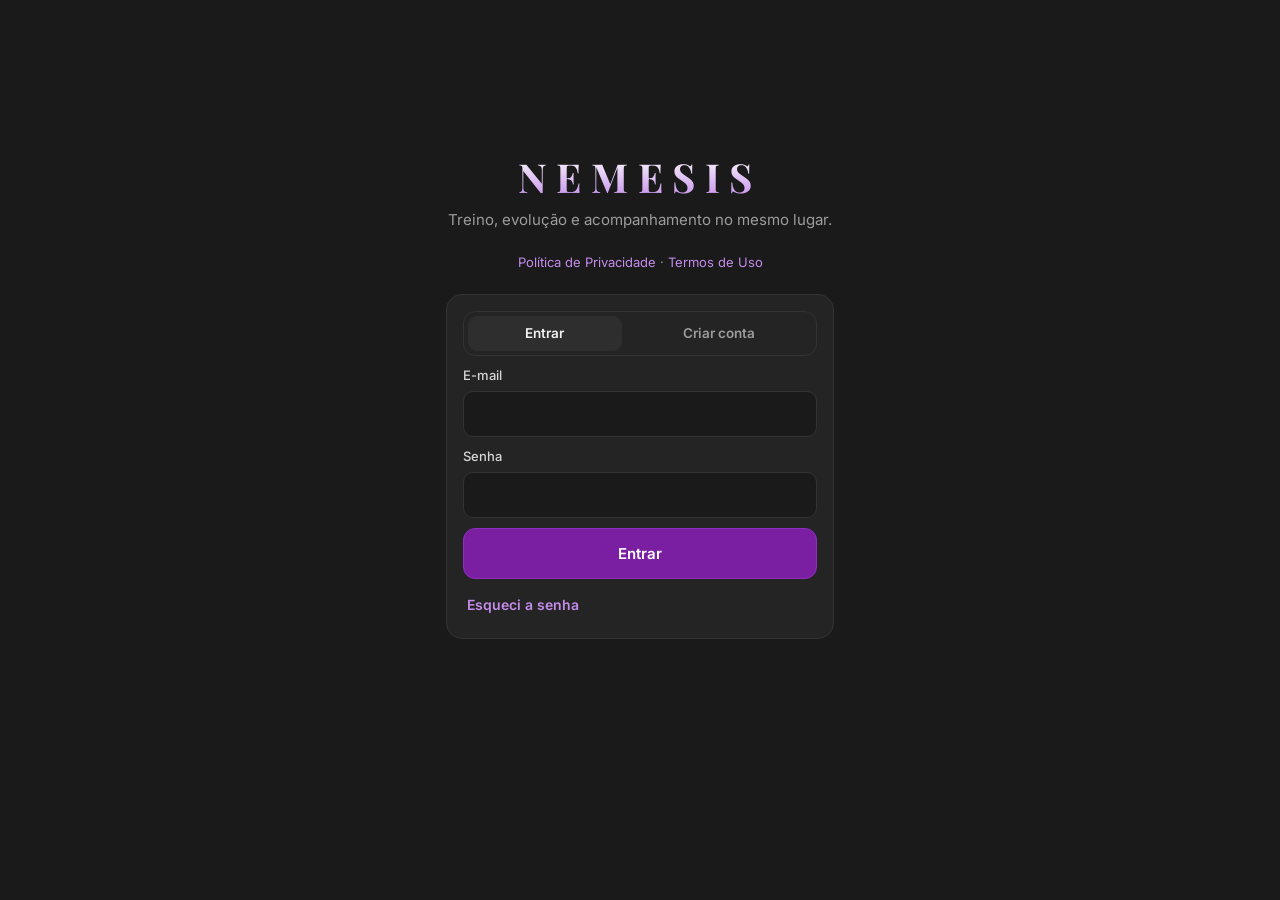
<file: index.html>
<!doctype html>
<html lang="pt-BR">
<head>
<meta charset="utf-8">
<meta name="viewport" content="width=device-width, initial-scale=1, viewport-fit=cover">
<title>Nemesis</title>
<meta name="description" content="Treino, evolução e acompanhamento no mesmo lugar.">
<meta name="theme-color" content="#1a1a1a">
<meta name="apple-mobile-web-app-capable" content="yes">
<meta name="apple-mobile-web-app-status-bar-style" content="black-translucent">
<meta name="apple-mobile-web-app-title" content="Nemesis">
<link rel="manifest" href="manifest.json">
<link rel="icon" href="icons/icon-192.png">
<link rel="apple-touch-icon" href="icons/icon-180.png">
<link rel="stylesheet" href="css/app.css">
</head>
<body>
<div id="app"><div class="carregando cheio"><span class="spin"></span></div></div>
<noscript>O Nemesis precisa de JavaScript ligado.</noscript>
<script src="config.js"></script>
<script src="lib/supabase.js"></script>
<script type="module" src="js/app.js"></script>
</body>
</html>
</file>
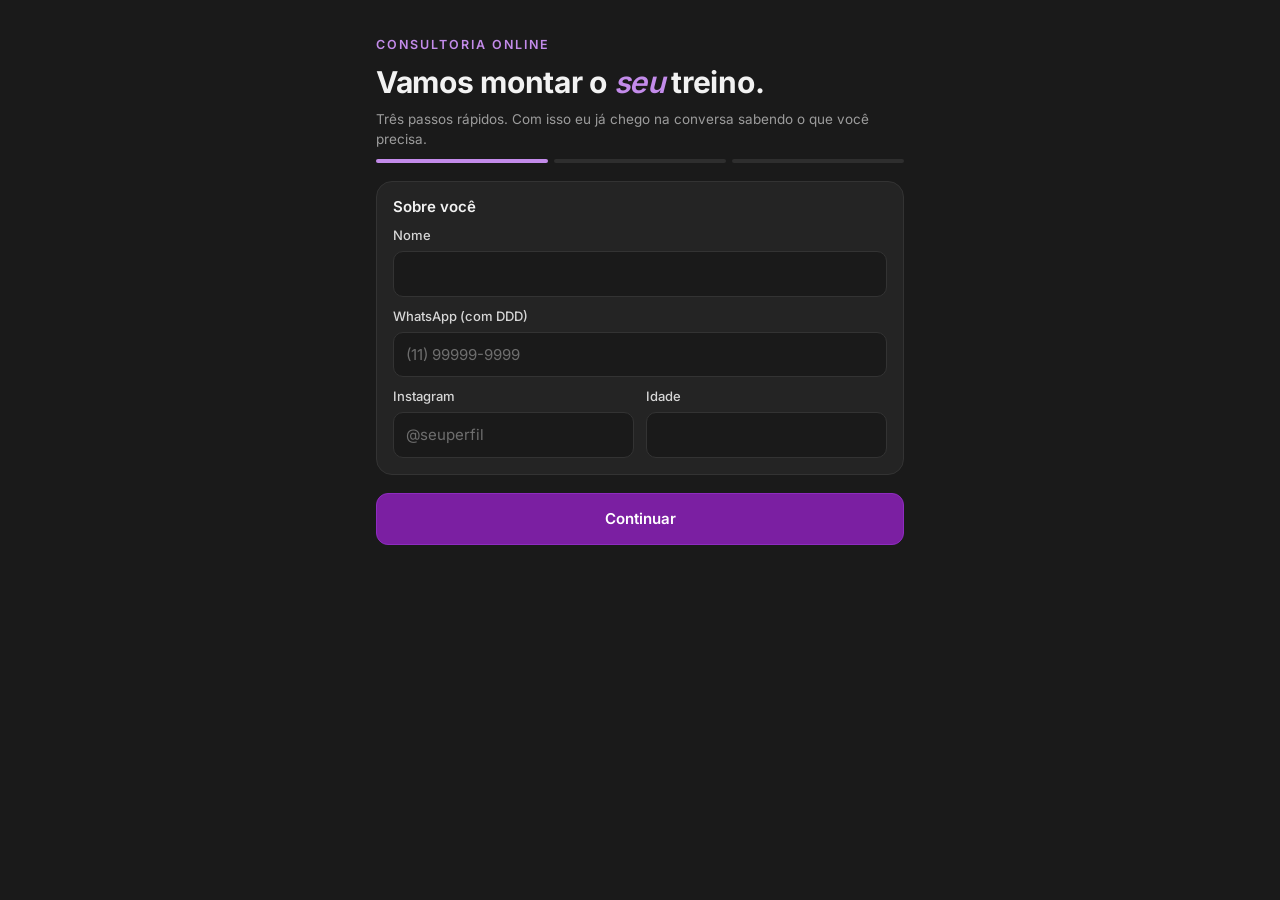
<file: form.html>
<!doctype html>
<html lang="pt-BR">
<head>
<meta charset="utf-8">
<meta name="viewport" content="width=device-width, initial-scale=1, viewport-fit=cover">
<title>Inscrição · Consultoria</title>
<meta name="description" content="Preencha para conversarmos sobre a sua consultoria de treino.">
<meta name="theme-color" content="#1a1a1a">
<link rel="icon" href="icons/icon-192.png">
<link rel="stylesheet" href="css/app.css">
<link rel="stylesheet" href="css/form.css">
</head>
<body>
<div id="app"><div class="carregando cheio"><span class="spin"></span></div></div>
<script src="config.js"></script>
<script src="lib/supabase.js"></script>
<script type="module" src="js/form.js"></script>
</body>
</html>
</file>
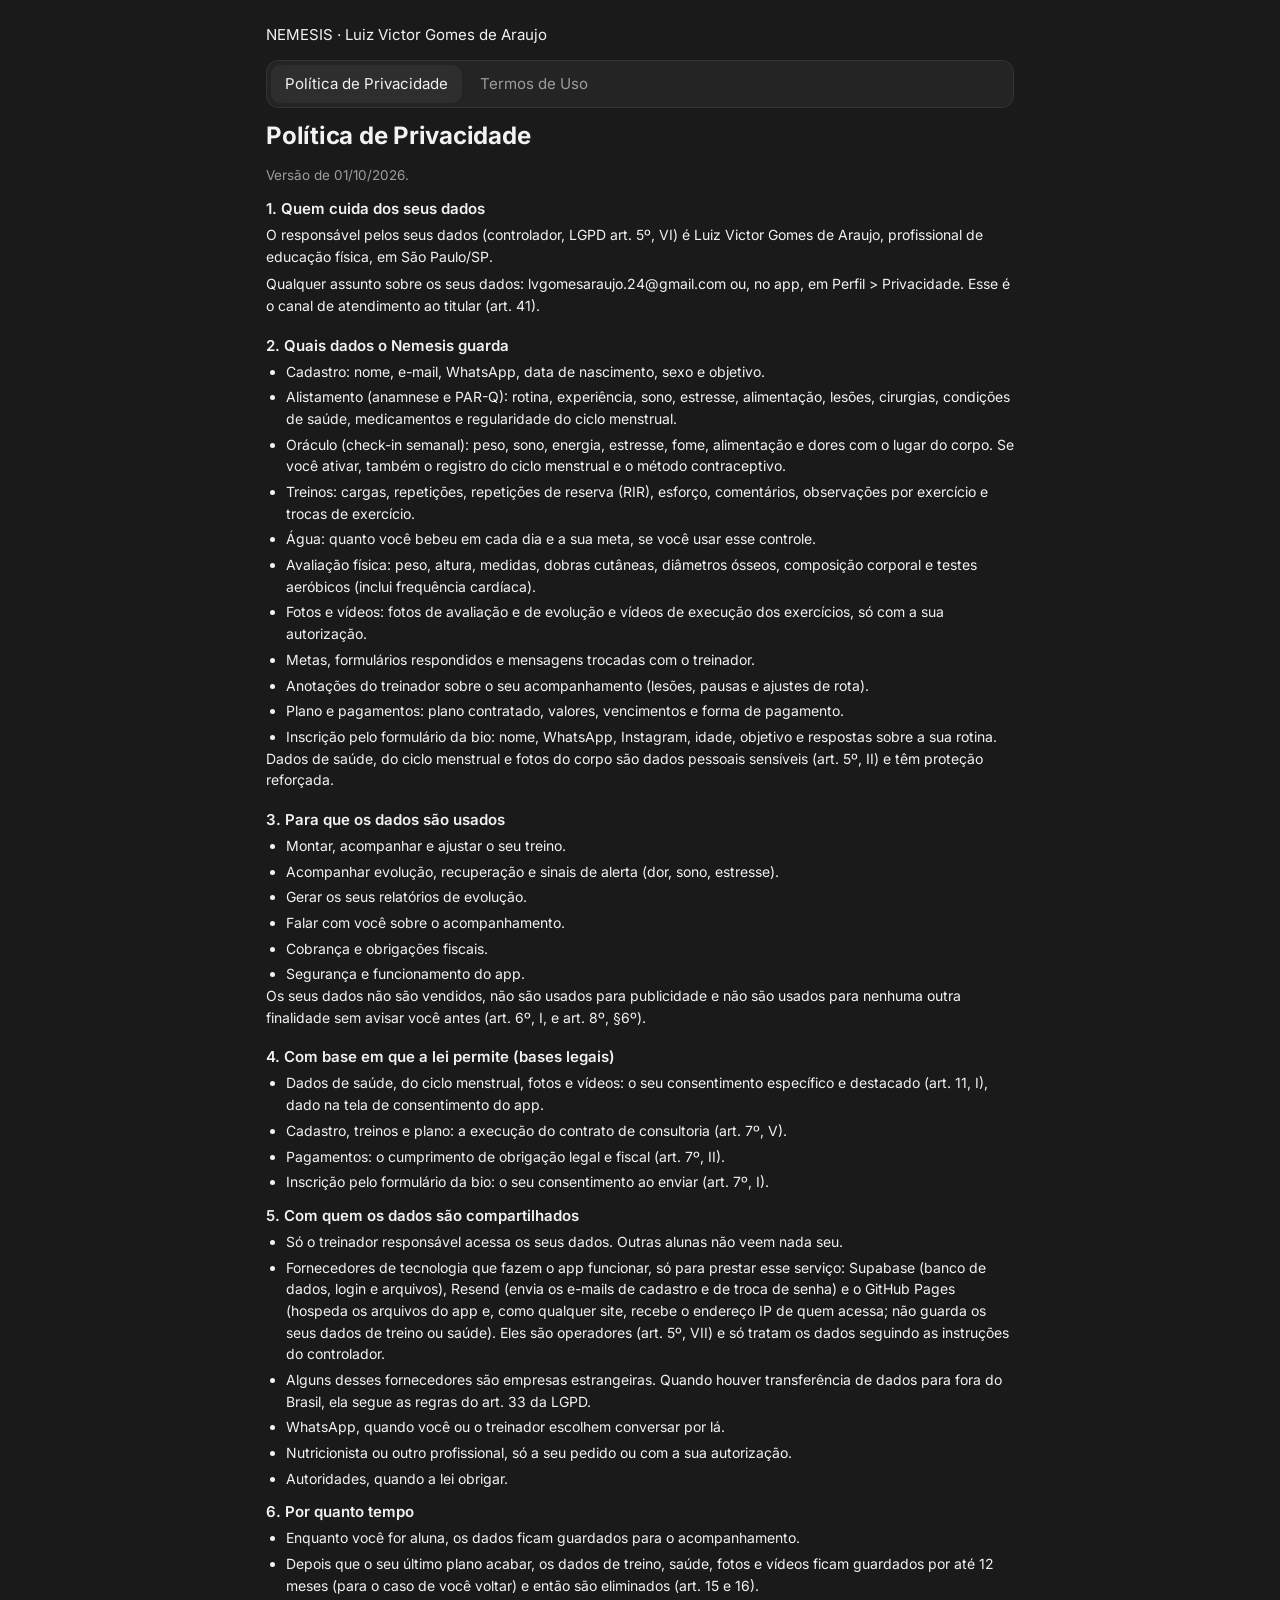
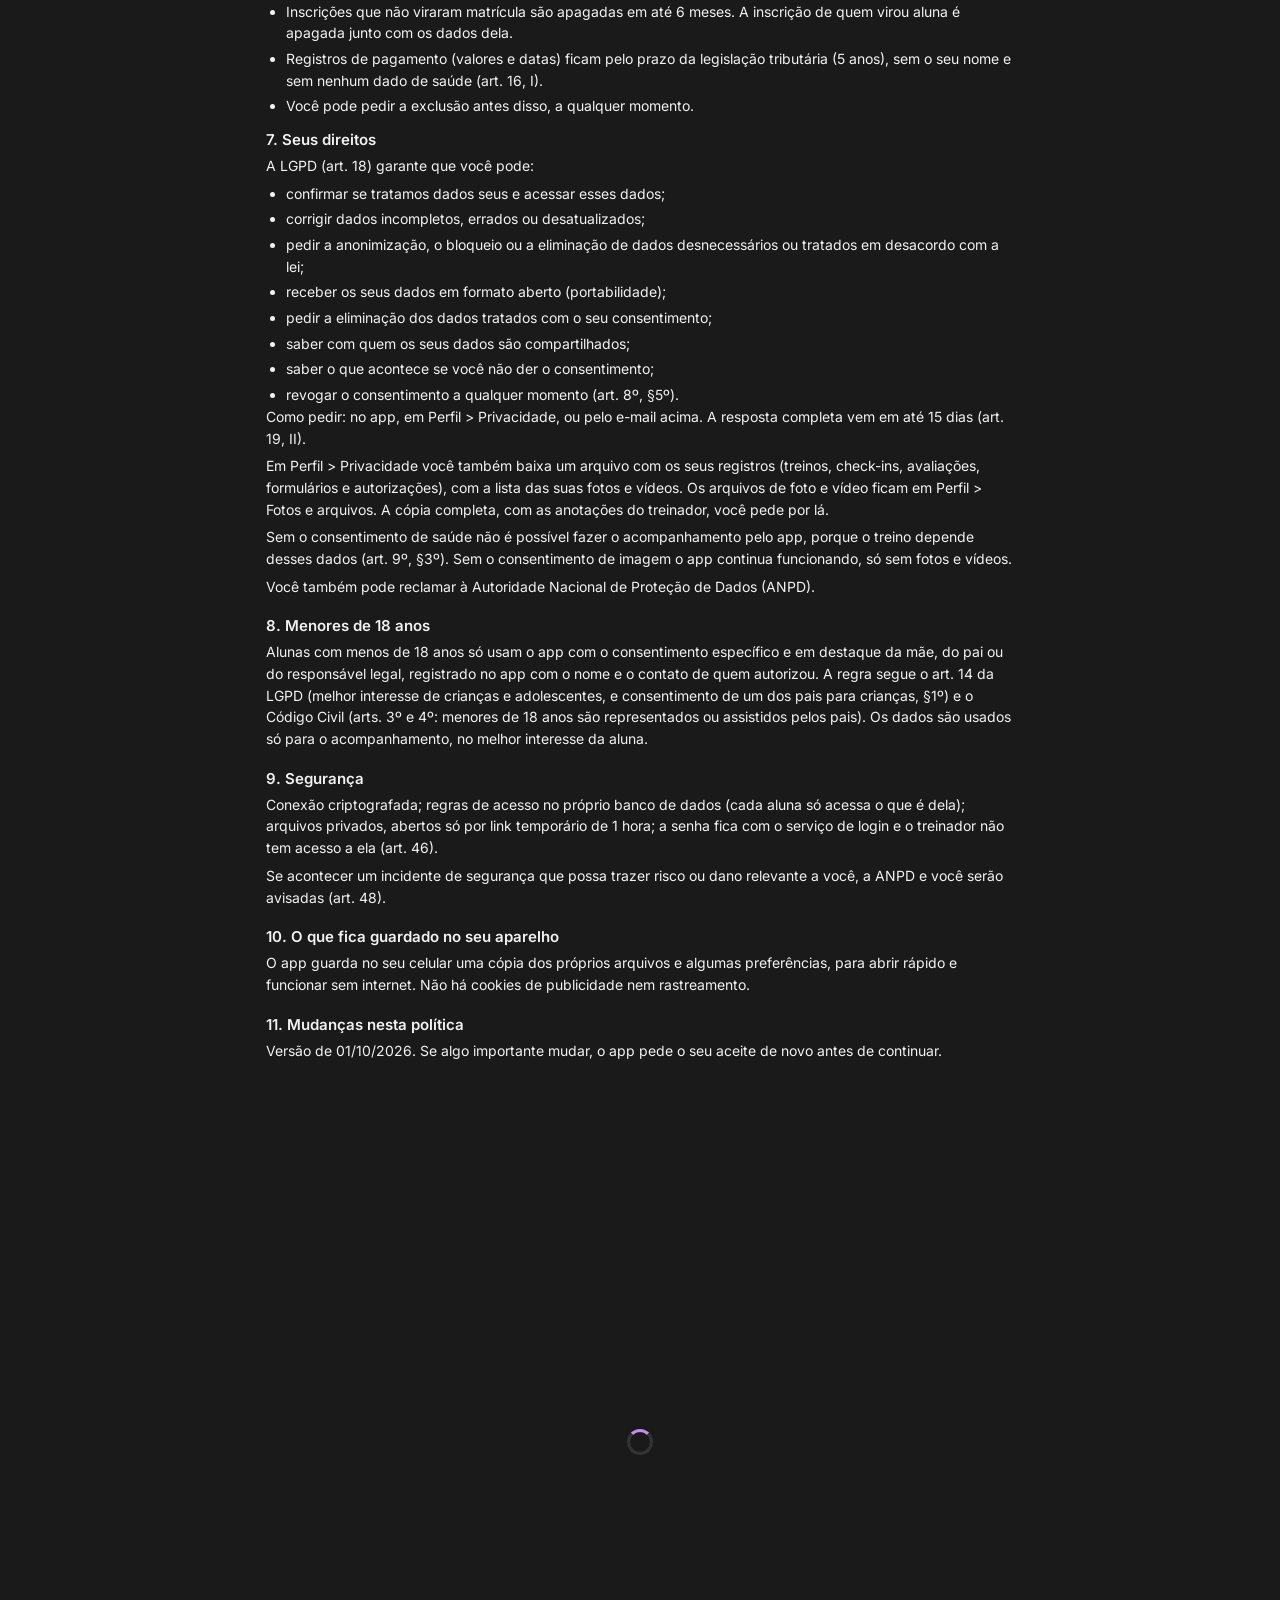
<file: legal.html>
<!doctype html>
<html lang="pt-BR">
<head>
<meta charset="utf-8">
<meta name="viewport" content="width=device-width, initial-scale=1, viewport-fit=cover">
<title>Nemesis · Privacidade e Termos</title>
<meta name="theme-color" content="#1a1a1a">
<link rel="icon" href="icons/icon-192.png">
<link rel="stylesheet" href="css/app.css">
</head>
<body>
<div id="app"><div class="carregando cheio"><span class="spin"></span></div></div>
<noscript>O Nemesis precisa de JavaScript ligado para mostrar este texto.</noscript>
<script src="config.js"></script>
<script src="lib/supabase.js"></script>
<script type="module" src="js/legal-pagina.js"></script>
</body>
</html>
</file>
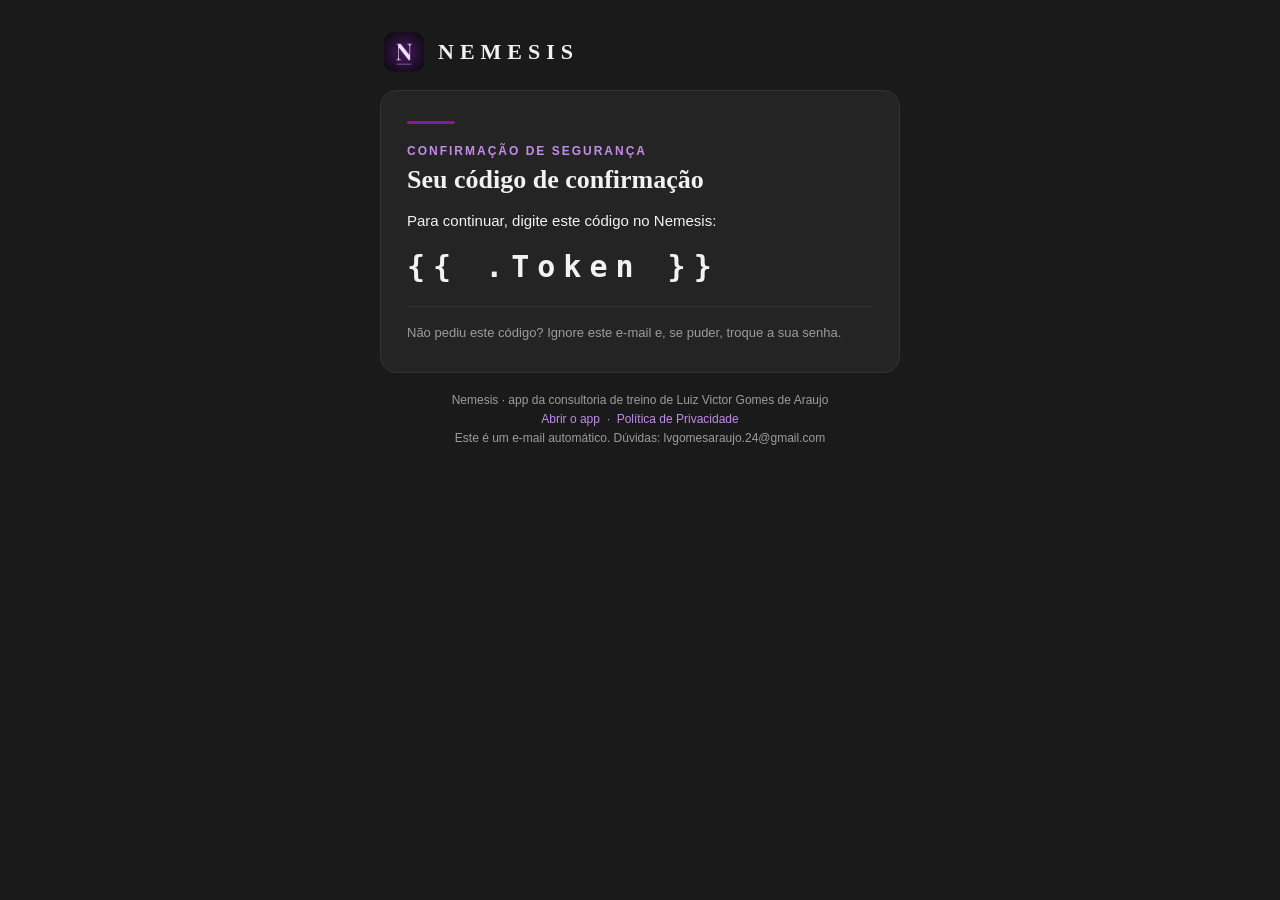
<file: supabase/emails/codigo-de-confirmacao.html>
<!doctype html>
<html lang="pt-BR">
<head>
<meta charset="utf-8">
<meta name="viewport" content="width=device-width, initial-scale=1">
<meta name="color-scheme" content="dark">
<meta name="supported-color-schemes" content="dark">
<title>Seu código de confirmação do Nemesis</title>
</head>
<body style="margin:0;padding:0;background:#1a1a1a;" bgcolor="#1a1a1a">
<div style="display:none;max-height:0;overflow:hidden;opacity:0;">Use este código para confirmar a ação no app.</div>
<table role="presentation" width="100%" cellpadding="0" cellspacing="0" border="0" bgcolor="#1a1a1a" style="background:#1a1a1a;">
  <tr><td align="center" style="padding:32px 16px;">
    <table role="presentation" width="100%" cellpadding="0" cellspacing="0" border="0" style="max-width:520px;">
      <tr><td align="left" style="padding:0 4px 18px;">
        <img src="https://lvgomesaraujo24-max.github.io/nemesis/icons/icon-192.png" width="40" height="40" alt="" style="vertical-align:middle;border-radius:10px;border:0;">
        <span style="vertical-align:middle;margin-left:10px;font-family:'Playfair Display', Georgia, 'Times New Roman', serif;font-size:22px;font-weight:700;letter-spacing:6px;color:#f2f2f2;">NEMESIS</span>
      </td></tr>
      <tr><td bgcolor="#242424" style="background:#242424;border:1px solid #333333;border-radius:16px;padding:30px 26px;">
        <div style="height:3px;width:48px;background:#7b1fa2;border-radius:3px;margin:0 0 20px;"></div>
        <p style="margin:0 0 6px;font-family:Inter, -apple-system, 'Segoe UI', Roboto, Helvetica, Arial, sans-serif;font-size:12px;font-weight:600;letter-spacing:2px;text-transform:uppercase;color:#c38bea;">Confirmação de segurança</p>
        <h1 style="margin:0 0 12px;font-family:'Playfair Display', Georgia, 'Times New Roman', serif;font-size:26px;line-height:1.25;font-weight:700;color:#f2f2f2;">Seu código de confirmação</h1><p style="margin:0 0 16px;font-family:Inter, -apple-system, 'Segoe UI', Roboto, Helvetica, Arial, sans-serif;font-size:15px;line-height:1.6;color:#f2f2f2;">Para continuar, digite este código no Nemesis:</p><p style="margin:0 0 4px;font-family:'SF Mono',Menlo,Consolas,monospace;font-size:30px;font-weight:700;letter-spacing:8px;color:#f2f2f2;">{{ .Token }}</p>
        <p style="margin:22px 0 0;padding-top:16px;border-top:1px solid #333333;font-family:Inter, -apple-system, 'Segoe UI', Roboto, Helvetica, Arial, sans-serif;font-size:13px;line-height:1.5;color:#9c9c9c;">Não pediu este código? Ignore este e-mail e, se puder, troque a sua senha.</p>
      </td></tr>
      <tr><td align="center" style="padding:18px 8px 0;font-family:Inter, -apple-system, 'Segoe UI', Roboto, Helvetica, Arial, sans-serif;font-size:12px;line-height:1.6;color:#9c9c9c;">
        Nemesis · app da consultoria de treino de Luiz Victor Gomes de Araujo<br>
        <a href="https://lvgomesaraujo24-max.github.io/nemesis/" style="color:#c38bea;text-decoration:none;">Abrir o app</a> &nbsp;·&nbsp;
        <a href="https://lvgomesaraujo24-max.github.io/nemesis/legal.html#privacidade" style="color:#c38bea;text-decoration:none;">Política de Privacidade</a><br>
        Este é um e-mail automático. Dúvidas: lvgomesaraujo.24@gmail.com
      </td></tr>
    </table>
  </td></tr>
</table>
</body>
</html>
</file>
<file: css/app.css>
/* ============ NEMESIS · visual ============ */
@font-face { font-family: 'Inter'; font-weight: 400; font-display: swap; src: url(../lib/fontes/inter-latin-400-normal.woff2) format('woff2'); }
@font-face { font-family: 'Inter'; font-weight: 500; font-display: swap; src: url(../lib/fontes/inter-latin-500-normal.woff2) format('woff2'); }
@font-face { font-family: 'Inter'; font-weight: 600; font-display: swap; src: url(../lib/fontes/inter-latin-600-normal.woff2) format('woff2'); }
@font-face { font-family: 'Inter'; font-weight: 700; font-display: swap; src: url(../lib/fontes/inter-latin-700-normal.woff2) format('woff2'); }
@font-face { font-family: 'Playfair Display'; font-weight: 600; font-display: swap; src: url(../lib/fontes/playfair-display-latin-600-normal.woff2) format('woff2'); }
@font-face { font-family: 'Playfair Display'; font-weight: 700; font-display: swap; src: url(../lib/fontes/playfair-display-latin-700-normal.woff2) format('woff2'); }
@font-face { font-family: 'Playfair Display'; font-style: italic; font-weight: 600; font-display: swap; src: url(../lib/fontes/playfair-display-latin-600-italic.woff2) format('woff2'); }

:root {
  /* linhas de série nos gráficos: ordem fixa, validadas para o fundo escuro (#242424) com o validador de paleta:
     faixa de luminosidade, croma, daltonismo (ΔE ≥ 8) e contraste ≥ 3:1 */
  --serie-1: #3987e5; --serie-2: #d95926; --serie-3: #199e70; --serie-4: #c98500;
  --fundo: #1a1a1a;
  --sup: #242424;
  --sup2: #2e2e2e;
  --linha: #333333;
  --texto: #f2f2f2;
  --suave: #9c9c9c;
  --lateral: #141414;
  --roxo: #7b1fa2;
  --roxo-forte: #8e2cc0;
  --roxo-claro: #c38bea;
  --roxo-fundo: rgba(155, 70, 210, .16);
  --ok: #5fd4a0;
  --atencao: #f2c14e;
  --perigo: #ff6b81;
  --raio: 16px;
  --serif: 'Playfair Display', Georgia, serif;
  --sans: 'Inter', system-ui, -apple-system, 'Segoe UI', sans-serif;
  color-scheme: dark;
}
* { box-sizing: border-box; }
html, body { margin: 0; background: var(--fundo); color: var(--texto); font-family: var(--sans); font-size: 15px; line-height: 1.45; -webkit-font-smoothing: antialiased; }
body.travado { overflow: hidden; }
a { color: var(--roxo-claro); text-decoration: none; }
button { font: inherit; color: inherit; cursor: pointer; }
h1, h2, h3 { margin: 0; line-height: 1.2; }
h1 { font-weight: 700; font-size: 24px; letter-spacing: -.01em; }
h2 { font-size: 18px; }
h3 { font-size: 15px; font-weight: 600; }
p { margin: 0; }
small { color: var(--suave); font-size: 12.5px; }

/* estrutura */
.tela { min-height: 100vh; }
.tela.com-nav { padding-bottom: 84px; }
.topo { position: sticky; top: 0; z-index: 20; display: flex; align-items: center; gap: 16px; padding: 14px 16px; background: rgba(26, 26, 26, .92); backdrop-filter: blur(12px); border-bottom: 1px solid var(--linha); }
.marca { font-weight: 800; letter-spacing: .32em; font-size: 16px; }
.topo .btn-texto { margin-left: auto; }
.conteudo { max-width: 640px; margin: 0 auto; padding: 20px 16px 32px; }
.conteudo.largo { max-width: 860px; }
.nav-baixo { position: fixed; bottom: 0; left: 0; right: 0; z-index: 20; display: flex; justify-content: space-around; padding: 8px 4px calc(8px + env(safe-area-inset-bottom)); background: rgba(20, 20, 20, .97); backdrop-filter: blur(12px); border-top: 1px solid var(--linha); }
.nav-baixo a { flex: 1; display: flex; flex-direction: column; align-items: center; gap: 3px; font-size: 11.5px; color: var(--suave); padding: 4px 0; }
.nav-baixo a.on { color: var(--roxo-claro); }
@media (min-width: 900px) {
  .coach .nav-baixo { display: none; }
  .tela.coach.com-nav { padding-bottom: 0; }
}

.pilha { display: flex; flex-direction: column; gap: 14px; }
.titulo { margin-bottom: 2px; }
.titulo-acoes { display: flex; align-items: center; justify-content: space-between; gap: 12px; flex-wrap: wrap; }
.secao { margin-top: 8px; font-size: 18px; }
.ola .sobre, .boas-vindas .sobre { color: var(--roxo-claro); font-size: 13px; letter-spacing: .08em; text-transform: uppercase; font-weight: 600; }
.boas-vindas { display: flex; flex-direction: column; gap: 8px; margin-bottom: 14px; }
.suave { color: var(--suave); font-size: 13.5px; }
.nota { background: var(--sup2); border-left: 3px solid var(--roxo-forte); padding: 10px 12px; border-radius: 8px; font-size: 13.5px; color: #dcdcdc; }
.dica { font-size: 12px; color: var(--suave); }
.acoes { display: flex; gap: 8px; flex-wrap: wrap; align-items: center; }
.mini-acoes { display: flex; gap: 2px; align-items: center; flex-shrink: 0; }

/* cartões */
.card { background: var(--sup); border: 1px solid var(--linha); border-radius: var(--raio); padding: 16px; display: flex; flex-direction: column; gap: 10px; text-align: left; width: 100%; }
button.card, a.card { color: var(--texto); transition: border-color .15s, transform .1s; }
button.card:hover, a.card:hover { border-color: #474747; }
button.card:active { transform: scale(.99); }
.card-topo { display: flex; justify-content: space-between; align-items: center; gap: 10px; }
.card.vazio { align-items: center; text-align: center; padding: 28px 20px; gap: 8px; }
.card.vazio p { color: var(--suave); font-size: 14px; }
.card.alerta { border-color: rgba(255, 107, 129, .45); background: rgba(255, 107, 129, .06); }
.card.alerta ul { margin: 0; padding-left: 18px; font-size: 13.5px; }
.card.aviso, .card.pendencia { border-color: rgba(195, 139, 234, .45); background: var(--roxo-fundo); gap: 2px; }
.card.aviso span, .card.pendencia span { color: var(--suave); font-size: 13px; }
.card.treino { flex-direction: row; justify-content: space-between; align-items: center; }
.card.treino.proximo { border-color: var(--roxo-forte); box-shadow: 0 0 0 1px var(--roxo-forte) inset; }
.card.treino small { display: block; margin-top: 3px; }
.treino-tags { display: flex; align-items: center; gap: 6px; flex-shrink: 0; }
.seta { font-size: 22px; color: var(--suave); }
details.card summary { cursor: pointer; display: flex; justify-content: space-between; align-items: center; list-style: none; }
details.card summary::-webkit-details-marker { display: none; }

.stats { display: grid; grid-template-columns: repeat(2, 1fr); gap: 10px; }
@media (min-width: 640px) { .stats { grid-template-columns: repeat(4, 1fr); } }
.stat { background: var(--sup); border: 1px solid var(--linha); border-radius: 14px; padding: 12px 14px; display: flex; flex-direction: column; gap: 2px; min-width: 0; }
.stat b { font-size: 21px; font-weight: 700; white-space: nowrap; overflow: hidden; text-overflow: ellipsis; }
.stat span { font-size: 12px; color: var(--suave); }
.stat.neg b { color: var(--perigo); }
.valor { font-weight: 600; white-space: nowrap; }

.tag { font-size: 11.5px; padding: 3px 9px; border-radius: 99px; background: var(--sup2); color: var(--suave); white-space: nowrap; font-weight: 500; }
.tag.roxo { background: var(--roxo-fundo); color: var(--roxo-claro); }
.tag.atencao { background: rgba(242, 193, 78, .14); color: var(--atencao); }
.tag.perigo { background: rgba(255, 107, 129, .14); color: var(--perigo); }

.lista { list-style: none; margin: 0; padding: 0; }
.linha { display: flex; justify-content: space-between; align-items: center; gap: 10px; padding: 10px 0; border-top: 1px solid var(--linha); }
.linha:first-child { border-top: 0; padding-top: 2px; }
.linha > div, .linha > a { display: flex; flex-direction: column; min-width: 0; color: var(--texto); }
.linha-botao { background: none; border: 0; display: flex; justify-content: space-between; align-items: center; width: 100%; padding: 0; text-align: left; gap: 8px; }

/* botões */
.btn { display: inline-flex; align-items: center; justify-content: center; gap: 6px; padding: 10px 16px; border-radius: 12px; border: 1px solid var(--linha); background: var(--sup2); color: var(--texto); font-weight: 600; font-size: 14px; text-align: center; }
.btn:hover { border-color: #474747; }
.btn.primario { background: var(--roxo); border-color: var(--roxo-forte); color: #fff; }
.btn.primario:hover { background: var(--roxo-forte); }
.btn.grande { padding: 14px 18px; font-size: 15px; width: 100%; }
.btn:disabled { opacity: .55; cursor: default; }
.btn-texto { background: none; border: 0; color: var(--roxo-claro); font-weight: 600; font-size: 14px; padding: 6px 4px; align-self: flex-start; }
.btn-texto.perigo { color: var(--perigo); }
.icone { background: none; border: 0; color: var(--suave); font-size: 16px; width: 32px; height: 32px; border-radius: 8px; display: inline-flex; align-items: center; justify-content: center; }
.icone:hover { background: var(--sup2); color: var(--texto); }

/* formulários */
.campo { display: flex; flex-direction: column; gap: 6px; min-width: 0; }
.rotulo { font-size: 13px; color: #d6d6d6; font-weight: 500; }
.campo small { font-size: 12px; }
.input { width: 100%; background: var(--fundo); border: 1px solid var(--linha); color: var(--texto); border-radius: 10px; padding: 11px 12px; font: inherit; font-size: 15px; min-width: 0; }
.input:focus { outline: none; border-color: var(--roxo-claro); box-shadow: 0 0 0 3px var(--roxo-fundo); }
.input::placeholder { color: #6e6e6e; }
.input.curto { width: auto; padding: 8px 10px; font-size: 13.5px; }
textarea.input { resize: vertical; }
select.input { appearance: none; background-image: linear-gradient(45deg, transparent 50%, var(--suave) 50%), linear-gradient(135deg, var(--suave) 50%, transparent 50%); background-position: calc(100% - 16px) 50%, calc(100% - 11px) 50%; background-size: 5px 5px; background-repeat: no-repeat; padding-right: 30px; }
.grade2 { display: grid; grid-template-columns: 1fr 1fr; gap: 12px; }
.grade3 { display: grid; grid-template-columns: 2fr 1fr 1fr; gap: 10px; }
.chips { display: flex; flex-wrap: wrap; gap: 8px; }
.chip { padding: 8px 13px; border-radius: 99px; border: 1px solid var(--linha); background: var(--fundo); font-size: 13.5px; color: #dcdcdc; }
.chip.on { background: var(--roxo-fundo); border-color: var(--roxo-claro); color: #fff; }
.toggle { display: flex; align-items: center; gap: 10px; font-size: 14px; cursor: pointer; }
.toggle input { width: 18px; height: 18px; accent-color: var(--roxo-forte); }
.escala { display: flex; gap: 6px; }
.escala button { flex: 1; min-width: 0; padding: 10px 0; border-radius: 10px; border: 1px solid var(--linha); background: var(--fundo); font-weight: 600; }
.escala button.on { background: var(--roxo); border-color: var(--roxo-claro); color: #fff; }
.escala-rot { display: flex; justify-content: space-between; font-size: 11.5px; color: var(--suave); }
.parq { display: flex; flex-direction: column; gap: 8px; padding: 10px 0; border-top: 1px solid var(--linha); font-size: 14px; }
.destaque { display: flex; justify-content: space-between; align-items: center; gap: 12px; background: var(--roxo-fundo); border-radius: 12px; padding: 12px 14px; font-size: 13.5px; }
.destaque b { font-size: 22px; }

.abas { display: flex; gap: 4px; overflow-x: auto; padding: 4px; background: var(--sup); border: 1px solid var(--linha); border-radius: 12px; scrollbar-width: none; }
.abas::-webkit-scrollbar { display: none; }
.abas button { flex: 1 0 auto; background: none; border: 0; padding: 8px 12px; border-radius: 9px; color: var(--suave); font-weight: 600; font-size: 13.5px; white-space: nowrap; }
.abas button.on { background: var(--sup2); color: var(--texto); }

/* progresso */
.progresso { height: 6px; background: var(--sup2); border-radius: 99px; overflow: hidden; }
.progresso div { height: 100%; background: linear-gradient(90deg, var(--roxo), var(--roxo-claro)); border-radius: 99px; transition: width .3s; }

/* execução */
.exec-topo { display: flex; flex-direction: column; gap: 8px; }
.exec-topo h1 { font-size: 24px; }
.ex-cab { display: flex; gap: 12px; align-items: flex-start; }
.ex-n { width: 28px; height: 28px; border-radius: 50%; background: var(--roxo-fundo); color: var(--roxo-claro); display: inline-flex; align-items: center; justify-content: center; font-weight: 700; font-size: 13px; flex-shrink: 0; }
.ex-cab small { display: block; margin-top: 2px; }
.ultima { font-size: 12.5px; color: var(--roxo-claro); }
.instr summary { cursor: pointer; font-size: 13.5px; color: var(--roxo-claro); font-weight: 600; }
.instr p { font-size: 13.5px; margin-top: 6px; color: #dcdcdc; white-space: pre-line; }
.series { display: flex; flex-direction: column; gap: 6px; }
.serie { display: grid; grid-template-columns: 50px 1fr 1fr 56px 44px; gap: 8px; align-items: center; }
.serie.cab span { font-size: 11.5px; color: var(--suave); text-transform: uppercase; letter-spacing: .06em; }
.serie .input { padding: 9px 10px; text-align: center; }
.serie.feita .input { background: rgba(155, 70, 210, .1); border-color: transparent; color: #fff; }
.serie.aquec .s-n { color: var(--atencao); font-size: 12px; }
.s-n { font-weight: 600; text-align: center; }
.check { width: 40px; height: 40px; border-radius: 10px; border: 1px solid var(--linha); background: var(--fundo); color: var(--suave); font-weight: 700; flex-shrink: 0; }
.check.on { background: var(--roxo); border-color: var(--roxo-claro); color: #fff; }
.descanso { position: fixed; left: 12px; right: 12px; bottom: calc(14px + env(safe-area-inset-bottom)); z-index: 30; max-width: 616px; margin: 0 auto; background: var(--sup2); border: 1px solid var(--roxo-forte); border-radius: 14px; padding: 12px 14px; display: flex; align-items: center; justify-content: space-between; gap: 10px; overflow: hidden; font-weight: 600; box-shadow: 0 10px 30px rgba(0, 0, 0, .5); }
.descanso > * { position: relative; }
.descanso-barra { position: absolute !important; left: 0; top: 0; bottom: 0; background: var(--roxo-fundo); transition: width .25s linear; }
.execucao { padding-bottom: 70px; }

/* coach */
.card.aluna { flex-direction: row; align-items: center; gap: 12px; }
.aluna-info { flex: 1; min-width: 0; display: flex; flex-direction: column; }
.aluna-info b, .aluna-info small { white-space: nowrap; overflow: hidden; text-overflow: ellipsis; }
.avatar { width: 38px; height: 38px; border-radius: 50%; background: var(--roxo-fundo); color: var(--roxo-claro); display: inline-flex; align-items: center; justify-content: center; font-weight: 700; font-size: 16px; flex-shrink: 0; }
.avatar.grande { width: 52px; height: 52px; font-size: 22px; }
.aluna-cab { display: flex; align-items: center; gap: 14px; flex-wrap: wrap; }
.aluna-cab > div { flex: 1; min-width: 160px; }
.aluna-cab h1 { font-size: 24px; }
.itens { margin: 0; padding: 0; list-style: none; counter-reset: it; }
.itens li { display: flex; justify-content: space-between; align-items: center; gap: 8px; padding: 9px 0; border-top: 1px solid var(--linha); counter-increment: it; }
.item-info { display: flex; flex-direction: column; min-width: 0; }
.item-info b::before { content: counter(it) '. '; color: var(--suave); font-weight: 500; }
.ficha-treino.apagado { opacity: .6; }
.escolhido { display: flex; justify-content: space-between; align-items: center; background: var(--roxo-fundo); border-radius: 10px; padding: 8px 12px; }
.sugestoes { display: flex; flex-direction: column; gap: 4px; }
.sugestoes button { background: var(--sup2); border: 0; border-radius: 8px; padding: 9px 12px; text-align: left; display: flex; justify-content: space-between; gap: 8px; }
.sugestoes button.criar { color: var(--roxo-claro); font-weight: 600; }
.resumo-checkin { display: flex; flex-wrap: wrap; gap: 6px; }
.resumo-checkin span { background: var(--sup2); border-radius: 8px; padding: 5px 9px; font-size: 12.5px; color: var(--suave); }
.resumo-checkin span b { color: var(--texto); margin-left: 3px; }
.resumo-checkin span.ruim { background: rgba(255, 107, 129, .12); color: #ffb3c0; }
.resposta { background: var(--roxo-fundo); border-radius: 12px; padding: 10px 12px; display: flex; flex-direction: column; gap: 4px; font-size: 14px; }
.resposta b { font-size: 12px; color: var(--roxo-claro); text-transform: uppercase; letter-spacing: .06em; }
.respostas { margin: 0; display: flex; flex-direction: column; gap: 10px; }
.respostas dt { font-size: 12.5px; color: var(--suave); }
.respostas dd { margin: 2px 0 0; font-size: 14px; white-space: pre-line; }
.respostas.compacta { display: grid; grid-template-columns: 1fr 1fr; gap: 8px 14px; }
.grade-medidas { margin: 0; display: grid; grid-template-columns: repeat(3, 1fr); gap: 8px; }
.grade-medidas dt { font-size: 12px; color: var(--suave); }
.grade-medidas dd { margin: 0; font-weight: 600; font-size: 14px; }
.baixa { color: var(--ok); margin-left: 4px; } .alta { color: var(--atencao); margin-left: 4px; }
.mes-nav { display: flex; align-items: center; justify-content: center; gap: 16px; font-size: 16px; text-transform: capitalize; }
.lanc { justify-content: flex-start; }
.lanc-info { flex: 1; min-width: 0; display: flex; flex-direction: column; }
.lanc.despesa .valor { color: var(--perigo); }
.lanc .check { width: 32px; height: 32px; border-radius: 8px; font-size: 13px; }
.planos { display: grid; grid-template-columns: repeat(auto-fill, minmax(150px, 1fr)); gap: 8px; }
.planos div { background: var(--sup2); border-radius: 10px; padding: 10px 12px; display: flex; flex-direction: column; }
.planos span { font-size: 12.5px; color: var(--suave); }

/* gráficos */
.grafico { width: 100%; overflow: hidden; }
.grafico svg { display: block; }
.grafico .grade { stroke: var(--linha); stroke-width: 1; stroke-dasharray: 3 4; }
.grafico .eixo { fill: var(--suave); font-size: 10.5px; font-family: var(--sans); }
.grafico .ponto { fill: var(--sup); stroke: var(--roxo-claro); stroke-width: 2; }
.grafico .ponto.on { fill: var(--roxo-claro); }
.grafico .rotulo-ponto { fill: var(--texto); font-size: 12px; font-weight: 700; font-family: var(--sans); }
.grafico-vazio { font-size: 13px; color: var(--suave); padding: 16px 0; }
.barras { display: flex; align-items: flex-end; gap: 8px; height: 150px; padding-top: 18px; }
.barra-col { flex: 1; height: 100%; display: flex; flex-direction: column; align-items: center; justify-content: flex-end; gap: 4px; min-width: 0; }
.barra { width: 100%; max-width: 44px; background: linear-gradient(180deg, var(--roxo-claro), var(--roxo)); border-radius: 6px 6px 2px 2px; }
.barra-val { font-size: 10.5px; color: var(--suave); white-space: nowrap; }
.barra-x { font-size: 11.5px; color: var(--suave); }

/* modal, toast, carregando */
.modal-fundo { position: fixed; inset: 0; z-index: 50; background: rgba(5, 3, 8, .72); display: flex; align-items: flex-end; justify-content: center; }
.modal { background: var(--sup); border: 1px solid var(--linha); border-radius: 20px 20px 0 0; width: 100%; max-width: 560px; max-height: 92vh; display: flex; flex-direction: column; animation: sobe .2s ease-out; }
.modal.largo { max-width: 720px; }
.modal-topo { display: flex; justify-content: space-between; align-items: center; gap: 10px; padding: 16px 16px 10px; border-bottom: 1px solid var(--linha); }
.modal-topo h2 { font-size: 17px; }
.modal-corpo { padding: 16px; overflow-y: auto; }
@media (min-width: 640px) { .modal-fundo { align-items: center; padding: 20px; } .modal { border-radius: 20px; } }
@keyframes sobe { from { transform: translateY(24px); opacity: 0; } to { transform: none; opacity: 1; } }
.toasts { position: fixed; top: 14px; left: 0; right: 0; z-index: 60; display: flex; flex-direction: column; align-items: center; gap: 8px; pointer-events: none; padding: 0 16px; }
.toast { background: var(--sup2); border: 1px solid var(--linha); padding: 11px 16px; border-radius: 12px; font-size: 14px; font-weight: 500; box-shadow: 0 8px 24px rgba(0, 0, 0, .5); max-width: 460px; animation: sobe .2s; }
.toast.ok { border-color: rgba(95, 212, 160, .5); }
.toast.erro { border-color: rgba(255, 107, 129, .6); }
.toast.recorde { border-color: var(--roxo-claro); background: linear-gradient(90deg, #3b1753, #25182f); }
.carregando { display: flex; justify-content: center; padding: 40px 0; }
.carregando.cheio { min-height: 70vh; align-items: center; }
.spin { width: 26px; height: 26px; border-radius: 50%; border: 3px solid var(--linha); border-top-color: var(--roxo-claro); animation: gira .8s linear infinite; }
@keyframes gira { to { transform: rotate(360deg); } }

/* entrada */
.entrada { min-height: 88vh; max-width: 420px; margin: 0 auto; padding: 40px 16px; display: flex; flex-direction: column; justify-content: center; gap: 22px; }
.entrada-marca { text-align: center; display: flex; flex-direction: column; gap: 8px; }
.logo { font-family: var(--serif); font-size: 40px; letter-spacing: .24em; font-weight: 700; background: linear-gradient(180deg, #fff, var(--roxo-claro)); -webkit-background-clip: text; background-clip: text; color: transparent; }
.entrada-marca p { color: var(--suave); }
.faixa-demo { background: #2a1640; color: var(--roxo-claro); text-align: center; font-size: 12.5px; padding: 6px 12px; font-weight: 500; }
.faixa-demo .btn-texto { font-size: 12.5px; padding: 0 2px; display: inline; }

@media (max-width: 380px) { .grade2 { grid-template-columns: 1fr; } .respostas.compacta { grid-template-columns: 1fr; } .serie { grid-template-columns: 42px 1fr 1fr 48px 40px; gap: 5px; } }
.atalhos { display: grid; grid-template-columns: 1fr 1fr; gap: 10px; }
.atalhos .card { gap: 2px; }

/* ============ Crônica: variáveis do tema grego ============ */
:root { --lacre: #b3261e; --lacre-fundo: rgba(179, 38, 30, .16); --ouro: #d9b35b; --ouro-fundo: rgba(217, 179, 91, .14); --marmore: #1a1a1a; --mono: ui-monospace, 'SF Mono', Menlo, Consolas, monospace; }
.card.apagado, section.apagado { opacity: .55; }
.mono { font-family: var(--mono); font-size: 13px; }
.btn.mini { padding: 6px 11px; font-size: 13px; border-radius: 9px; }
.btn.fantasma { background: transparent; }
.btn.ouro { border-color: rgba(217, 179, 91, .55); color: var(--ouro); background: var(--ouro-fundo); }
.btn-texto.mini { font-size: 13px; padding: 2px 4px; }
.check.pequeno { width: 30px; height: 30px; border-radius: 8px; font-size: 13px; }
.descricao-regra { color: var(--roxo-claro); }
h2.bloco { font-size: 16px; font-weight: 700; }

/* ============ Acrópole ============ */
.conteudo.acropole { max-width: 1180px; }
.comando { display: flex; flex-direction: column; gap: 16px; }
.lacre { display: flex; align-items: center; gap: 12px; width: 100%; text-align: left; background: var(--lacre-fundo); border: 1px solid rgba(179, 38, 30, .45); border-left: 4px solid var(--lacre); border-radius: 12px; padding: 12px 14px; color: #ffd9d5; font-size: 14px; }
.lacre b { color: #fff; }
.lacre-ver { margin-left: auto; font-weight: 700; color: #fff; }
.lacre-ponto { width: 10px; height: 10px; border-radius: 50%; background: #ff5a4e; flex-shrink: 0; animation: pulsa 2s ease-in-out infinite; }
@keyframes pulsa { 0%, 70%, 100% { box-shadow: 0 0 0 0 rgba(255, 90, 78, 0); } 20% { box-shadow: 0 0 0 6px rgba(255, 90, 78, .35); } }
@media (prefers-reduced-motion: reduce) { .lacre-ponto { animation: none; } }
.vazio-texto { padding: 14px 0; text-align: center; }
.visao { display: flex; gap: 12px; padding: 12px; border-radius: 12px; background: var(--fundo); border: 1px solid var(--linha); border-left-width: 4px; }
.visao-sinal { font-size: 15px; width: 18px; text-align: center; flex-shrink: 0; line-height: 1.5; }
.visao-corpo { display: flex; flex-direction: column; gap: 6px; min-width: 0; flex: 1; }
.visao-corpo p { font-size: 14.5px; }
.visao.critica { border-left-color: var(--lacre); background: linear-gradient(90deg, var(--lacre-fundo), transparent 70%); }
.visao.critica .visao-sinal { color: #ff5a4e; }
.visao.atencao { border-left-color: var(--atencao); }
.visao.atencao .visao-sinal { color: var(--atencao); }
.visao.tarefa { border-left-color: var(--roxo-claro); }
.visao.tarefa .visao-sinal { color: var(--roxo-claro); }
.visao.gloria { border-left-color: var(--ouro); background: linear-gradient(90deg, rgba(217, 179, 91, .1), transparent 70%); }
.visao.gloria .visao-sinal { color: var(--ouro); }
.agenda-dia { display: flex; flex-direction: column; gap: 6px; }
.agenda-dia h4, .agenda-item { display: flex; align-items: center; gap: 10px; padding: 8px 10px; border-radius: 10px; background: var(--fundo); }
.agenda-item > div:nth-child(2) { flex: 1; min-width: 0; display: flex; flex-direction: column; }
.agenda-item.feito { opacity: .5; }
.agenda-item.marco .agenda-hora { color: var(--ouro); }
.agenda-hora { font-variant-numeric: tabular-nums; font-size: 13px; color: var(--roxo-claro); width: 38px; flex-shrink: 0; }

/* ============ Dossiê e Selo ============ */
.selo { position: fixed; right: 16px; bottom: calc(86px + env(safe-area-inset-bottom)); z-index: 25; width: 60px; height: 60px; border-radius: 50%; border: 2px solid rgba(255, 255, 255, .15);
  background: radial-gradient(circle at 35% 30%, #a13fd0, #6a1591 60%, #4b0d68); color: #fff; font-family: var(--serif); font-size: 26px; font-weight: 700; box-shadow: 0 8px 22px rgba(0, 0, 0, .55), inset 0 -3px 6px rgba(0, 0, 0, .3); touch-action: manipulation; user-select: none; -webkit-user-select: none; }
.selo:active { transform: scale(.94); }
@media (min-width: 900px) { .selo { bottom: 24px; } }
.tags-selo { display: grid; grid-template-columns: 1fr 1fr; gap: 8px; }
.tag-selo { padding: 14px 10px; border-radius: 12px; border: 1px solid var(--linha); background: var(--fundo); font-weight: 600; font-size: 14px; }
.tag-selo.on { background: var(--roxo-fundo); border-color: var(--roxo-claro); }
.regua { display: grid; grid-template-columns: repeat(11, 1fr); gap: 4px; }
.regua button { padding: 9px 0; border-radius: 8px; border: 1px solid var(--linha); background: var(--fundo); font-weight: 600; font-size: 13px; min-width: 0; }
.regua button.on { background: var(--roxo); border-color: var(--roxo-claro); color: #fff; }
.toast-acao { position: fixed; left: 50%; transform: translateX(-50%); bottom: calc(160px + env(safe-area-inset-bottom)); z-index: 60; display: flex; align-items: center; gap: 14px; background: var(--sup2); border: 1px solid var(--roxo-claro); border-radius: 12px; padding: 10px 14px; font-size: 14px; box-shadow: 0 8px 24px rgba(0, 0, 0, .5); }
.toast-acao button { background: none; border: 0; color: var(--roxo-claro); font-weight: 700; }
.tabuleta { background: #1b1720; border: 1px solid #332a3d; border-radius: 14px; padding: 14px; display: flex; flex-direction: column; gap: 10px; background-image: repeating-linear-gradient(0deg, rgba(255,255,255,.015) 0 2px, transparent 2px 6px); }
.tabuleta-texto { display: flex; flex-direction: column; gap: 4px; filter: blur(6px); user-select: none; transition: filter .2s; }
.tabuleta.aberta .tabuleta-texto { filter: none; user-select: text; }
.carimbo { font-family: var(--mono); font-size: 12px; color: var(--suave); }
.tag-lesao { background: var(--lacre-fundo); color: #ffb3ab; }
.tag-pausa { background: rgba(242, 193, 78, .14); color: var(--atencao); }
.tag-psicologia { background: var(--roxo-fundo); color: var(--roxo-claro); }
.tag-ajuste_rota { background: rgba(95, 212, 160, .12); color: var(--ok); }

/* ============ Formulário vivo ============ */
.vivo .pergunta { display: flex; flex-direction: column; gap: 8px; padding-top: 12px; border-top: 1px solid var(--linha); }
.vivo .pergunta:first-of-type { border-top: 0; }
.papiro { background: linear-gradient(180deg, #2a2418, #221d15); border: 1px solid rgba(217, 179, 91, .5); border-radius: 12px; padding: 10px 12px; display: flex; flex-direction: column; gap: 4px; font-size: 13.5px; color: #efe6d0; animation: desenrola .2s ease-out; }
.papiro b { color: var(--ouro); }
.papiro a { font-size: 12.5px; color: var(--ouro); }
.papiro.atencao { border-color: rgba(242, 193, 78, .7); }
.papiro.alerta { border-color: var(--lacre); background: linear-gradient(180deg, #2c1614, #22120f); }
.papiro.alerta b { color: #ff9b91; }
.papiro.abertura { font-family: var(--serif); font-size: 15.5px; font-style: italic; }
@keyframes desenrola { from { clip-path: inset(0 0 100% 0); } to { clip-path: inset(0 0 0 0); } }
@media (prefers-reduced-motion: reduce) { .papiro { animation: none; } }
.rir { display: flex; flex-direction: column; gap: 6px; }
.rir button { display: flex; align-items: center; gap: 12px; text-align: left; padding: 10px 12px; border-radius: 10px; border: 1px solid var(--linha); background: var(--fundo); font-size: 14px; }
.rir button b { width: 34px; flex-shrink: 0; font-size: 15px; }
.rir button.on { background: var(--roxo-fundo); border-color: var(--roxo-claro); }
.mapa { display: flex; flex-direction: column; gap: 4px; }
.mapa-linha { display: flex; align-items: center; justify-content: space-between; gap: 10px; padding: 4px 0; font-size: 14px; }
.mapa-botoes { display: flex; gap: 6px; }
.mapa-b { width: 44px; height: 44px; border-radius: 10px; border: 1px solid var(--linha); background: var(--fundo); color: var(--suave); font-weight: 700; }
.mapa-b.leve { background: rgba(242, 193, 78, .18); border-color: var(--atencao); color: #fff; }
.mapa-b.media { background: rgba(255, 140, 60, .28); border-color: #ff8c3c; color: #fff; }
.mapa-b.forte { background: var(--lacre); border-color: #ff5a4e; color: #fff; }
.mapa-resumo { margin: 4px 0 0; padding-left: 18px; font-size: 13.5px; color: #dcdcdc; }
.form-card { gap: 4px; }

/* ============ Agenda semanal ============ */
.semana-grade { display: grid; grid-template-columns: 1fr; gap: 8px; }
@media (min-width: 900px) { .semana-grade { grid-template-columns: repeat(7, 1fr); } }
.semana-dia { background: var(--sup); border: 1px solid var(--linha); border-radius: 12px; padding: 10px; display: flex; flex-direction: column; gap: 6px; min-height: 60px; }
.semana-dia.hoje { border-color: var(--roxo-claro); }
.semana-dia h4 { margin: 0; font-size: 13px; }
.semana-item { text-align: left; background: var(--fundo); border: 1px solid var(--linha); border-radius: 8px; padding: 6px 8px; display: flex; flex-direction: column; gap: 1px; font-size: 13px; }
.semana-item span { font-size: 11.5px; color: var(--roxo-claro); }
.semana-item.marco span { color: var(--ouro); }
.semana-item.feito { opacity: .5; }
.card.meso.limite { border-color: rgba(242, 193, 78, .5); }

/* ============ relatório de evolução (folhas claras, prontas para PDF) ============ */
.relatorio-controles .mes-nav { text-transform: none; }
.relatorio-controles .mes-nav b { min-width: 170px; text-align: center; }
.rel-extras summary { cursor: pointer; color: var(--roxo-claro); font-weight: 600; font-size: 14px; padding: 4px 0; }
.rel-extras[open] summary { margin-bottom: 10px; }
.relatorio-folhas {
  --rf-papel: #ffffff; --rf-tinta: #16131b; --rf-suave: #6f6878; --rf-linha: #e7e3ec; --rf-escuro: #16131b;
  --rf-acento: #7b1fa2; --rf-acento-claro: #c38bea; --rf-trilho: #efeaf3; --rf-inativo: #2b2631;
  display: flex; flex-direction: column; gap: 16px; color-scheme: light;
}
.folha { position: relative; background: var(--rf-papel); color: var(--rf-tinta); border-radius: 12px; padding: 34px 34px 56px; max-width: 794px; width: 100%; margin: 0 auto; display: flex; flex-direction: column; gap: 16px; overflow: hidden; }
.folha h2 { font-family: var(--serif); font-size: 30px; font-weight: 700; color: var(--rf-tinta); }
.folha small { color: var(--rf-suave); font-size: 11.5px; }
.rf-sobre { font-size: 10.5px; font-weight: 700; letter-spacing: .22em; text-transform: uppercase; color: var(--rf-acento); display: flex; gap: 10px; align-items: baseline; flex-wrap: wrap; }
.rf-cab .rf-sobre::before { content: ''; width: 22px; height: 2px; background: var(--rf-acento); align-self: center; }
.rf-cab { display: flex; flex-direction: column; gap: 6px; margin-bottom: 4px; }
.rf-leve { color: var(--rf-suave); font-weight: 400; letter-spacing: 0; text-transform: none; font-size: 12px; }
.rf-acento { color: var(--rf-acento) !important; }
.rf-rot { font-size: 9.5px; font-weight: 700; letter-spacing: .18em; text-transform: uppercase; color: var(--rf-suave); }
.rf-dado { display: flex; flex-direction: column; gap: 3px; min-width: 0; }
.rf-dado b { font-size: 26px; font-weight: 700; line-height: 1.1; overflow-wrap: anywhere; }
.rf-grade3 { display: grid; grid-template-columns: repeat(3, 1fr); gap: 18px; padding: 16px 18px; border-bottom: 1px solid var(--rf-linha); }
.rf-rodape { position: absolute; left: 34px; right: 34px; bottom: 18px; display: flex; justify-content: space-between; font-size: 10px; letter-spacing: .16em; text-transform: uppercase; color: var(--rf-suave); border-top: 1px solid var(--rf-linha); padding-top: 8px; }

/* capa */
.rf-capa { min-height: 560px; justify-content: space-between; }
.rf-marca { display: flex; flex-direction: column; gap: 2px; }
.rf-logo { font-family: var(--serif); font-weight: 700; letter-spacing: .3em; font-size: 20px; }
.rf-capa-meio { display: flex; flex-direction: column; gap: 10px; position: relative; z-index: 1; }
.rf-capa h1 { font-family: var(--serif); font-size: 50px; line-height: 1.02; color: var(--rf-tinta); max-width: 420px; }
.rf-capa h1 em { color: var(--rf-acento); font-style: italic; }
.rf-aluna { font-size: 22px; font-weight: 600; margin-top: 8px; }
.rf-capa-pe { display: grid; grid-template-columns: repeat(3, 1fr); gap: 16px; background: var(--rf-escuro); color: #fff; margin: 0 -34px -56px; padding: 22px 34px 26px; }
.rf-capa-pe .rf-rot { color: var(--rf-acento-claro); }
.rf-capa-pe b { font-size: 18px; }
.rf-capa-pe small { color: #b9b1c4; }

/* barras horizontais */
.rf-barras { display: flex; flex-direction: column; gap: 9px; }
.rf-barra-linha { display: grid; grid-template-columns: minmax(120px, 34%) 1fr 52px; gap: 12px; align-items: center; font-size: 12.5px; break-inside: avoid; }
.rf-barra-nome { display: flex; flex-direction: column; line-height: 1.25; }
.rf-barra-nome small { font-size: 10.5px; }
.rf-barra-trilho { height: 12px; display: block; }
.rf-barra-trilho.fundo { background: var(--rf-trilho); border-radius: 0 4px 4px 0; }
.rf-barra-trilho i { display: block; height: 100%; background: var(--rf-inativo); border-radius: 0 4px 4px 0; }
.rf-barra-trilho i.on { background: var(--rf-acento); }
.rf-barra-linha > b { text-align: right; font-size: 12.5px; font-variant-numeric: tabular-nums; }

/* tabela */
.rf-tabela { width: 100%; border-collapse: collapse; font-size: 12px; }
.rf-tabela th { text-align: left; font-size: 9.5px; letter-spacing: .16em; text-transform: uppercase; color: var(--rf-suave); font-weight: 700; padding: 6px 8px; border-bottom: 1px solid var(--rf-tinta); }
.rf-tabela td { padding: 6px 8px; border-bottom: 1px solid var(--rf-linha); font-variant-numeric: tabular-nums; }
.rf-tabela tr { break-inside: avoid; }
.rf-tabela td:first-child, .rf-tabela th:first-child { padding-left: 0; }
.rf-tabela td:not(:nth-child(2)) { white-space: nowrap; }
.rf-tabela td:first-child { white-space: normal; }
.rf-pe-nota { font-size: 10.5px; }

/* frequência */
.rf-freq { display: grid; grid-template-columns: 180px 1fr; gap: 24px; align-items: start; }
.rf-freq > div:first-child { display: flex; flex-direction: column; gap: 4px; }
.rf-grande { font-size: 54px; font-weight: 700; line-height: 1; }
.rf-semanas { display: flex; flex-direction: column; gap: 5px; }
.rf-semana { display: grid; grid-template-columns: 44px 1fr; gap: 10px; align-items: center; font-size: 11px; color: var(--rf-suave); font-variant-numeric: tabular-nums; }
.rf-quadros { display: flex; gap: 3px; flex-wrap: wrap; }
.rf-quadros i, .rf-legenda i { width: 22px; height: 16px; display: inline-block; border-radius: 3px; }
.rf-legenda { display: flex; gap: 14px; font-size: 11px; color: var(--rf-suave); margin-top: 6px; flex-wrap: wrap; }
.rf-legenda span { display: inline-flex; gap: 6px; align-items: center; }
.rf-legenda i { width: 12px; height: 12px; }
i.feito { background: var(--rf-acento); }
i.feito.extra { background: repeating-linear-gradient(45deg, var(--rf-acento) 0 3px, var(--rf-acento-claro) 3px 6px); }
i.falta { background: var(--rf-trilho); box-shadow: inset 0 0 0 1px var(--rf-linha); }
.rf-rpe { display: flex; gap: 2px; margin-top: 4px; }
.rf-rpe i { flex: 1; max-width: 14px; height: 6px; background: var(--rf-trilho); }
.rf-rpe i.on { background: var(--rf-acento); }

/* fotos */
.rf-fotos { display: grid; grid-template-columns: 1fr 1fr; gap: 12px; }
.rf-fotos figure { margin: 0; display: flex; flex-direction: column; gap: 8px; }
.rf-fotos img, .rf-foto-vazia { width: 100%; aspect-ratio: 3 / 4; object-fit: cover; border-radius: 4px; background: var(--rf-trilho); }
.rf-foto-vazia { display: grid; place-items: center; color: var(--rf-suave); font-size: 12px; }
.rf-fotos figcaption { font-size: 10.5px; font-weight: 700; letter-spacing: .2em; text-transform: uppercase; color: var(--rf-suave); }

@media (max-width: 560px) {
  .folha { padding: 22px 18px 50px; border-radius: 10px; }
  .folha h2 { font-size: 24px; }
  .rf-grade3 { gap: 12px; padding: 14px 12px; }
  .rf-dado b { font-size: 20px; }
  .rf-freq { grid-template-columns: 1fr; }
  .rf-capa { min-height: 480px; }
  .rf-capa h1 { font-size: 38px; }
  .rf-capa-pe { margin: 0 -18px -50px; padding: 18px; }
  .rf-rodape { left: 18px; right: 18px; }
  .rf-barra-linha { grid-template-columns: 110px 1fr 44px; gap: 8px; }
  .rf-tabela { font-size: 11px; }
}

/* impressão: sai só o relatório, uma folha A4 por seção */
@media print {
  @page { size: A4; margin: 0; }
  html, body { background: #fff !important; }
  body :not(:has(.relatorio-folhas)):not(.relatorio-folhas):not(.relatorio-folhas *) { display: none !important; }
  body :has(.relatorio-folhas) { padding: 0 !important; margin: 0 !important; max-width: none !important; background: #fff !important; border: 0 !important; gap: 0 !important; min-height: 0 !important; }
  .relatorio-folhas { gap: 0; }
  .relatorio-folhas * { -webkit-print-color-adjust: exact; print-color-adjust: exact; }
  .folha { width: 210mm; max-width: none; min-height: 296mm; border-radius: 0; margin: 0; padding: 16mm 14mm 20mm; break-after: page; }
  .folha:last-child { break-after: auto; }
  .rf-capa { justify-content: space-between; }
  .rf-capa h1 { font-size: 64px; max-width: 520px; }
  .rf-capa-pe { margin: 0 -14mm -20mm; padding: 26px 14mm 30px; }
  .rf-rodape { left: 14mm; right: 14mm; bottom: 8mm; }
}

/* ============ relatório: páginas da deusa, visão macro, comparativo, mapa, bem-estar, metas, jornada, missão e Stories ============ */
.rel-foco { display: flex; flex-direction: column; gap: 8px; padding: 10px 0; border-top: 1px solid var(--linha); }
.relatorio-controles .rotulo { font-size: 13px; font-weight: 600; color: var(--suave); }
.relatorio-folhas { --corpo-base: #ece8f1; --corpo-musculo: #ddd6e6; --rx-ruim: #b3261e; --rx-fundo: #f6f3f9; --rx-ouro: #d9b35b; --rx-estrela: #c9a227; }
.relatorio-folhas .mapa-corpo .corpo-base { fill: var(--corpo-base); }
.relatorio-folhas .mapa-corpo .corpo-musculo { stroke: #fff; stroke-width: .8; }
.rx-sub { font-size: 13px; color: var(--rf-suave); line-height: 1.5; max-width: 600px; margin-top: -6px; }
.rx-mb { margin-bottom: 8px; }
.rx-seta { font-size: 11.5px; font-weight: 700; font-variant-numeric: tabular-nums; }
.rx-bom { color: var(--rf-acento); }
.rx-ruim { color: var(--rx-ruim); }
.rx-neutro { color: var(--rf-suave); font-weight: 600; }

/* capa */
.rx-deusa { position: absolute; right: 34px; bottom: 118px; width: 50%; display: flex; flex-direction: column; align-items: flex-end; gap: 8px; text-align: right; }
.rx-deusa .rf-sobre { justify-content: flex-end; }
.rx-deusa h3 { font-family: var(--serif); font-size: 44px; font-style: italic; color: var(--rf-acento); line-height: 1; }
.rx-deusa p { font-size: 12.5px; color: var(--rf-suave); max-width: 290px; line-height: 1.5; }
.rx-deusa p b { color: var(--rf-tinta); }

/* visão macro */
.rx-kpis { display: grid; grid-template-columns: repeat(3, 1fr); border-radius: 6px; overflow: hidden; }
.rx-kpis > div { padding: 12px 16px; display: flex; flex-direction: column; gap: 2px; border-bottom: 1px solid var(--rf-linha); }
.rx-kpis > div.esc { background: var(--rf-escuro); color: #fff; border: 0; }
.rx-kpis > div.esc .rf-rot, .rx-kpis > div.esc b, .rx-kpis > div.esc .rx-bom { color: var(--rf-acento-claro); }
.rx-kpis > div.esc .rx-neutro { color: #b9b1c4; }
.rx-kpis > div.esc .rx-ruim { color: #ff9a9a; }
.rx-kpis b { font-size: 24px; line-height: 1.1; }
.rx-macro { display: grid; grid-template-columns: 1.3fr 1fr; gap: 22px; align-items: start; }
.rx-macro.so { grid-template-columns: 1fr; }
.rx-cal { display: grid; grid-template-columns: repeat(7, 1fr) 30px; gap: 4px; }
.rx-cal .dia-s { font-size: 9px; font-weight: 700; letter-spacing: .12em; color: var(--rf-suave); text-align: center; }
.rx-cal .d { aspect-ratio: 1 / .92; border-radius: 5px; background: var(--rx-fundo); position: relative; padding: 4px 5px; font-size: 9.5px; color: var(--rf-suave); display: flex; flex-direction: column; justify-content: space-between; min-width: 0; }
.rx-cal .d.fora { background: transparent; }
.rx-cal .d.futuro { background: #fff; box-shadow: inset 0 0 0 1px var(--rf-linha); }
.rx-cal .d.t { background: var(--rf-acento); color: #f0dcfb; }
.rx-cal .d.t.extra { background: repeating-linear-gradient(45deg, var(--rf-acento) 0 4px, #9a45c4 4px 8px); }
.rx-cal .d .l { font-size: 14px; font-weight: 700; color: #fff; line-height: 1; overflow: hidden; white-space: nowrap; }
.rx-cal .d .pr { position: absolute; top: 3px; right: 4px; color: #ffd66b; font-size: 11px; line-height: 1; }
.rx-cal .d:not(.t) .pr { color: var(--rx-estrela); }
.rx-cal .d .ck { position: absolute; bottom: 4px; right: 4px; width: 7px; height: 7px; border-radius: 50%; background: var(--rf-acento); }
.rx-cal .d.t .ck { background: #fff; }
.rx-cal .d.aval { box-shadow: inset 0 0 0 2.5px var(--rx-ouro); }
.rx-cal .sem { display: grid; place-items: center; font-size: 10px; font-weight: 700; color: var(--rf-suave); font-variant-numeric: tabular-nums; }
.rx-cal .sem.abaixo { color: var(--rx-ruim); }
.rx-cal.compacto { gap: 2px; }
.rx-cal.compacto .d { aspect-ratio: auto; height: 17px; padding: 1px 3px; font-size: 7.5px; border-radius: 3px; }
.rx-cal.compacto .d .pr { top: 1px; font-size: 8px; }
.rx-cal.compacto .d .ck { display: none; }
.rx-cal.compacto .sem { font-size: 8.5px; }
.rx-leg { display: flex; flex-wrap: wrap; gap: 12px; font-size: 10.5px; color: var(--rf-suave); margin-top: 8px; }
.rx-leg span { display: inline-flex; align-items: center; gap: 5px; }
.rx-leg i { width: 11px; height: 11px; border-radius: 3px; display: inline-block; }
.rx-leg i.lt { background: var(--rf-acento); }
.rx-leg i.le { background: repeating-linear-gradient(45deg, var(--rf-acento) 0 3px, #9a45c4 3px 6px); }
.rx-leg i.lc { background: var(--rf-acento); border-radius: 50%; width: 8px; height: 8px; }
.rx-leg i.la { background: transparent; box-shadow: inset 0 0 0 2px var(--rx-ouro); }
.rx-leg .lpr { color: var(--rx-estrela); }
.rx-mom { display: flex; flex-direction: column; border-left: 2px solid var(--rf-linha); margin: 0 0 0 4px; padding: 0; }
.rx-mom li { list-style: none; position: relative; padding: 0 0 11px 16px; font-size: 12px; line-height: 1.4; }
.rx-mom li::before { content: ''; position: absolute; left: -6px; top: 3px; width: 10px; height: 10px; border-radius: 50%; background: var(--rf-acento); box-shadow: 0 0 0 3px var(--rf-papel); }
.rx-mom li.alerta::before { background: var(--rx-ruim); }
.rx-mom li.ouro::before { background: var(--rx-ouro); }
.rx-mom li b { display: block; font-size: 10px; letter-spacing: .14em; text-transform: uppercase; color: var(--rf-acento); }
.rx-mom li.alerta b { color: var(--rx-ruim); }
.rx-semanas { display: grid; gap: 8px; }
.rx-semanas > div { background: var(--rx-fundo); border-radius: 6px; padding: 10px 11px; display: flex; flex-direction: column; gap: 5px; font-size: 11px; min-width: 0; }
.rx-semanas > div.top { background: var(--rf-escuro); color: #fff; }
.rx-semanas > div.top .rf-rot, .rx-semanas > div.top small { color: #c9bfd6; }
.rx-semanas b { font-size: 17px; }
.rx-mini { height: 5px; background: var(--rf-trilho); border-radius: 3px; overflow: hidden; }
.rx-mini i { display: block; height: 100%; background: var(--rf-acento); }
.rx-pontos { display: flex; gap: 3px; flex-wrap: wrap; }
.rx-pontos i { width: 10px; height: 10px; border-radius: 2px; background: var(--rf-acento); }
.rx-pontos i.f { background: transparent; box-shadow: inset 0 0 0 1.5px var(--rx-ruim); }
.rx-pontos i.x { background: repeating-linear-gradient(45deg, var(--rf-acento) 0 2px, var(--rf-acento-claro) 2px 4px); }
.rx-semanas .top .rx-pontos i:not(.f) { background: var(--rf-acento-claro); }

/* comparativo */
.rx-placar { display: grid; grid-template-columns: 150px 1fr; gap: 22px; align-items: center; background: var(--rf-escuro); color: #fff; border-radius: 6px; padding: 18px 20px; }
.rx-placar b.n { font-size: 50px; line-height: 1; color: var(--rf-acento-claro); font-weight: 700; }
.rx-placar b.n small { font-size: 22px; color: #b9b1c4; }
.rx-placar p { font-size: 13px; line-height: 1.55; color: #e3dcea; }
.rx-placar p b { color: #fff; }
.rx-comp td:nth-child(2) { color: var(--rf-suave); }
.rx-comp td:nth-child(3) { font-weight: 700; }
.rx-comp td:last-child, .rx-comp th:last-child { text-align: right; }
.rx-comp tr.grupo td { padding-top: 14px; font-size: 9.5px; font-weight: 700; letter-spacing: .18em; text-transform: uppercase; color: var(--rf-acento); border-bottom: 0; }

/* mapa do corpo */
.rx-corpo { display: grid; grid-template-columns: auto auto 1fr; gap: 12px; align-items: start; }
.rx-corpo figure { margin: 0; display: flex; flex-direction: column; align-items: center; gap: 6px; }
.rx-corpo figcaption { font-size: 9.5px; font-weight: 700; letter-spacing: .2em; text-transform: uppercase; color: var(--rf-suave); }
.rx-escala { display: flex; align-items: center; gap: 8px; font-size: 10.5px; color: var(--rf-suave); }
.rx-escala i { width: 120px; height: 8px; border-radius: 4px; background: linear-gradient(90deg, rgb(88, 88, 92), rgb(176, 84, 230)); }
.rx-musc { display: flex; flex-direction: column; gap: 7px; min-width: 0; }
.rx-musc .rf-barra-linha { grid-template-columns: 118px 1fr 36px; font-size: 11.5px; }
.rx-nivel { font-size: 9px; font-weight: 700; letter-spacing: .1em; text-transform: uppercase; color: var(--rf-suave); }
.rx-insights { display: grid; grid-template-columns: repeat(3, 1fr); gap: 10px; }
.rx-insights > div { border-top: 3px solid var(--rf-acento); background: #f7f2fa; padding: 11px 12px; border-radius: 0 0 6px 6px; font-size: 12px; line-height: 1.45; }
.rx-insights b.n { display: block; font-size: 22px; color: var(--rf-acento); margin-bottom: 2px; }

/* gráficos */
.rx-graf { width: 100%; height: auto; display: block; overflow: visible; }
.rx-g-rot { font-size: 11px; font-weight: 700; fill: var(--rf-suave); letter-spacing: 1.5px; }
.rx-g-grade { stroke: var(--rf-linha); }
.rx-g-eixo { font-size: 11px; fill: var(--rf-suave); }
.rx-g-val { font-size: 11.5px; font-weight: 700; fill: var(--rf-tinta); }
.rx-g-pr { font-size: 12px; fill: var(--rx-estrela); }
.rx-g-barra { fill: #c9b6d6; }
.rx-g-barra.on { fill: var(--rf-acento); }
.rx-g-meta { stroke: var(--rf-acento); stroke-dasharray: 4 4; opacity: .6; }
.rx-g-meta-t { font-size: 10.5px; fill: var(--rf-acento); }
.rx-g-linha { fill: none; stroke: var(--rf-tinta); stroke-width: 2; }
.rx-g-ponto { fill: #fff; stroke: var(--rf-tinta); stroke-width: 1.5; }
.rx-g-ponto.on { fill: var(--rf-acento); }
.rx-linha polyline { fill: none; stroke: var(--rf-acento); stroke-width: 2.5; }
.rx-linha circle { fill: #fff; stroke: var(--rf-acento); stroke-width: 2; }
.rx-linha circle.ult { fill: var(--rf-acento); }
.rx-linha.escuro polyline, .rx-linha.escuro circle { stroke: var(--rf-tinta); }
.rx-linha.escuro circle.ult { fill: var(--rf-tinta); }

/* dor */
.rx-dor { display: grid; grid-template-columns: 1fr 1fr; gap: 18px; }
.rx-dor > div { border: 1px solid var(--rf-linha); border-radius: 6px; padding: 12px 14px; display: flex; flex-direction: column; gap: 8px; }
.rx-dorbar { display: flex; align-items: flex-end; gap: 6px; height: 80px; }
.rx-dorbar span { flex: 1; display: flex; flex-direction: column; align-items: center; gap: 3px; font-size: 9.5px; color: var(--rf-suave); height: 100%; justify-content: flex-end; text-align: center; line-height: 1.2; }
.rx-dorbar i { width: 100%; max-width: 34px; border-radius: 3px 3px 0 0; background: #d98a84; }
.rx-dorbar i.ok { background: var(--rf-acento); }
.rx-dorbar i.vazio { background: var(--rf-linha); }

/* metas e conquistas */
.rx-metas { display: flex; flex-direction: column; gap: 14px; }
.rx-meta { display: grid; grid-template-columns: 1fr 88px; gap: 6px 16px; align-items: center; }
.rx-meta h4 { font-size: 14px; font-weight: 700; }
.rx-meta small { display: block; }
.rx-meta .pct { grid-row: span 2; text-align: right; font-size: 26px; font-weight: 700; color: var(--rf-acento); }
.rx-trilho { position: relative; height: 12px; background: var(--rf-trilho); border-radius: 6px; }
.rx-trilho i { position: absolute; left: 0; top: 0; bottom: 0; background: var(--rf-acento); border-radius: 6px; }
.rx-trilho-rot { display: flex; justify-content: space-between; gap: 8px; font-size: 10.5px; color: var(--rf-suave); margin-top: 3px; font-variant-numeric: tabular-nums; }
.rx-trilho-rot b { color: var(--rf-tinta); }
.rx-status { font-size: 9px; font-weight: 700; letter-spacing: .12em; text-transform: uppercase; padding: 2px 7px; border-radius: 3px; background: #efe4f6; color: var(--rf-acento); margin-left: 8px; vertical-align: middle; white-space: nowrap; }
.rx-status.ad { background: var(--rf-acento); color: #fff; }
.rx-status.at { background: #fbe9e7; color: var(--rx-ruim); }
.rx-selos { display: grid; grid-template-columns: repeat(5, 1fr); gap: 12px; }
.rx-selo { display: flex; flex-direction: column; align-items: center; text-align: center; gap: 6px; font-size: 11px; line-height: 1.3; min-width: 0; }
.rx-selo .m { width: 70px; height: 70px; border-radius: 50%; display: grid; place-items: center; background: radial-gradient(circle at 35% 30%, #a54fd1, #5c1480); color: #fff; font-family: var(--serif); font-weight: 700; font-size: 19px; box-shadow: 0 0 0 3px var(--rf-papel), 0 0 0 5px var(--rx-ouro); }
.rx-selo.velho .m { background: #f0ebf5; color: var(--rf-acento); box-shadow: 0 0 0 3px var(--rf-papel), 0 0 0 4px var(--rf-linha); }
.rx-selo.trancado .m { background: var(--rf-papel); color: #cfc6da; box-shadow: none; border: 2px dashed #d7cfe1; }
.rx-selo b { font-size: 11.5px; }
.folha .rx-selo small { font-size: 10px; }

/* jornada */
.rx-panteao { display: grid; border-top: 1px solid var(--rf-tinta); }
.rx-panteao > div { padding: 12px 10px; border-right: 1px solid var(--rf-linha); display: flex; flex-direction: column; gap: 3px; min-width: 0; }
.rx-panteao > div:first-child { padding-left: 0; }
.rx-panteao > div:last-child { border-right: 0; }
.rx-panteao h5 { font-family: var(--serif); font-style: italic; font-size: 19px; color: var(--rf-tinta); }
.rx-panteao .on h5 { color: var(--rf-acento); }
.rx-panteao p { font-size: 10.5px; line-height: 1.4; color: var(--rf-suave); }
.rx-linhas { display: grid; grid-template-columns: 1fr 1fr; gap: 14px 22px; }
.rx-linhas > div { display: flex; flex-direction: column; gap: 4px; min-width: 0; }
.rx-linhas .v { display: flex; align-items: baseline; gap: 8px; flex-wrap: wrap; }
.rx-linhas .v b { font-size: 20px; }
.rx-equiv { display: grid; grid-template-columns: 1fr 1fr; gap: 14px; }
.rx-equiv > div { background: var(--rf-escuro); color: #fff; border-radius: 6px; padding: 16px 18px; display: flex; flex-direction: column; gap: 6px; }
.rx-equiv b.n { font-size: 28px; color: var(--rf-acento-claro); line-height: 1.05; }
.rx-equiv p { font-size: 12px; color: #d9d1e3; line-height: 1.45; }

/* missão */
.rx-missoes { display: flex; flex-direction: column; gap: 10px; }
.rx-missao { display: grid; grid-template-columns: 44px 1fr 130px; gap: 14px; align-items: center; border: 1px solid var(--rf-linha); border-radius: 8px; padding: 13px 16px; }
.rx-missao .num { font-family: var(--serif); font-size: 38px; font-weight: 700; color: var(--rf-acento); line-height: 1; }
.rx-missao h4 { font-size: 14.5px; font-weight: 700; margin-bottom: 3px; }
.rx-missao p { font-size: 12px; color: var(--rf-suave); line-height: 1.45; }
.rx-missao .alvo { text-align: right; display: flex; flex-direction: column; gap: 2px; }
.rx-missao .alvo b { font-size: 15px; color: var(--rf-tinta); }
.rx-meso { display: grid; gap: 6px; }
.rx-meso > div { border-radius: 6px; padding: 10px 12px; background: var(--rx-fundo); display: flex; flex-direction: column; gap: 3px; font-size: 11px; color: var(--rf-suave); line-height: 1.35; }
.rx-meso > div b { font-size: 16px; color: var(--rf-tinta); }
.rx-meso > div.pico { background: var(--rf-acento); color: #efd9fa; }
.rx-meso > div.pico b, .rx-meso > div.pico .rf-rot { color: #fff; }
.rx-meso > div.deload { background: var(--rf-papel); box-shadow: inset 0 0 0 1.5px var(--rf-linha); }
.rx-agenda { display: grid; gap: 12px; padding: 14px 16px; background: var(--rf-escuro); color: #fff; border-radius: 6px; }
.rx-agenda .rf-rot { color: var(--rf-acento-claro); }
.rx-agenda b { font-size: 16px !important; }
.folha .rx-agenda small { color: #b9b1c4; }
.rx-carta { font-family: var(--serif); font-size: 15px; line-height: 1.6; color: var(--rf-tinta); border-left: 3px solid var(--rf-acento); padding: 4px 0 4px 18px; white-space: pre-line; }
.rx-carta i { display: block; margin-top: 8px; font-size: 13px; color: var(--rf-suave); font-family: var(--sans); font-style: normal; }

/* card para Stories (9:16) */
@page stories { size: 108mm 192mm; margin: 0; }
.folha.rx-stories { max-width: 405px; min-height: 720px; padding: 34px 30px; background: radial-gradient(120% 70% at 85% 0%, #7b1fa2 0%, #3a0f52 45%, #120e17 100%); color: #fff; justify-content: space-between; gap: 14px; }
.rx-stories .st-topo { display: flex; justify-content: space-between; align-items: center; font-size: 10px; letter-spacing: .3em; text-transform: uppercase; color: #d8c2e6; }
.rx-stories .st-topo b { font-family: var(--serif); letter-spacing: .3em; font-size: 14px; color: #fff; }
.folha.rx-stories h2 { color: #fff; font-size: 40px; line-height: 1.02; }
.rx-stories h2 em { color: #d9a8f5; }
.rx-stories .st-nome { font-size: 14px; letter-spacing: .24em; text-transform: uppercase; color: #d8c2e6; margin-top: 8px; }
.rx-stories .st-nums { display: flex; flex-direction: column; gap: 10px; }
.rx-stories .st-nums div { display: flex; align-items: center; gap: 12px; border-bottom: 1px solid rgba(255, 255, 255, .14); padding-bottom: 10px; }
.rx-stories .st-nums b { font-size: 44px; line-height: .9; font-weight: 700; min-width: 130px; }
.rx-stories .st-nums b small { font-size: 22px; color: #d8c2e6; }
.rx-stories .st-nums span { font-size: 13px; color: #e2d3ec; line-height: 1.3; }
.rx-stories .st-cal { display: grid; gap: 4px; }
.rx-stories .st-cal i { aspect-ratio: 1; border-radius: 3px; background: rgba(255, 255, 255, .1); }
.rx-stories .st-cal i.t { background: #c77dee; }
.rx-stories .st-deusa { display: flex; align-items: center; gap: 14px; background: rgba(255, 255, 255, .08); border-radius: 12px; padding: 12px 14px; }
.rx-stories .st-deusa > div { display: flex; flex-direction: column; gap: 2px; }
.rx-stories .st-deusa h4 { font-family: var(--serif); font-style: italic; font-size: 24px; }
.folha.rx-stories .st-deusa small { color: #d8c2e6; font-size: 11px; }
.rx-stories .st-pe { display: flex; justify-content: space-between; font-size: 10.5px; color: #d8c2e6; letter-spacing: .12em; }

@media print {
  .folha.rx-stories { page: stories; width: 108mm; max-width: none; min-height: 192mm; height: 192mm; padding: 10mm 8mm; }
}
@media (max-width: 560px) {
  .rx-deusa { position: static; width: auto; align-items: flex-start; text-align: left; }
  .rx-deusa svg { width: 120px; height: 120px; }
  .rx-deusa .rf-sobre { justify-content: flex-start; }
  .rx-deusa h3 { font-size: 34px; }
  .rx-kpis { grid-template-columns: 1fr 1fr; }
  .rx-kpis b { font-size: 20px; }
  .rx-macro, .rx-insights, .rx-dor, .rx-linhas, .rx-equiv, .rx-placar { grid-template-columns: 1fr; }
  .rx-semanas { grid-template-columns: repeat(2, 1fr) !important; }
  .rx-corpo { grid-template-columns: 1fr 1fr; }
  .rx-corpo .rx-musc { grid-column: 1 / -1; }
  .rx-corpo .mapa-corpo { width: 100%; height: auto; }
  .rx-selos { grid-template-columns: repeat(3, 1fr); }
  .rx-panteao { grid-template-columns: repeat(2, 1fr) !important; }
  .rx-panteao > div { padding-left: 0; border-right: 0; border-bottom: 1px solid var(--rf-linha); }
  .rx-missao { grid-template-columns: 34px 1fr; }
  .rx-missao .alvo { grid-column: 2; text-align: left; }
  .rx-meso, .rx-agenda { grid-template-columns: 1fr 1fr !important; }
  .rx-meta { grid-template-columns: 1fr 60px; }
  .rx-meta .pct { font-size: 20px; }
  .folha.rx-stories { padding: 28px 22px; }
}

/* ============ casca do treinador: menu lateral + barra superior ============ */
.ico { flex-shrink: 0; display: block; }
.casca { --larg-menu: 240px; }
.casca.recolhido { --larg-menu: 64px; }
.lateral { position: fixed; top: 0; bottom: 0; left: 0; z-index: 40; width: 260px; background: var(--lateral); border-right: 1px solid var(--linha); display: flex; flex-direction: column; padding: 0 10px 14px; transform: translateX(-100%); transition: transform .2s ease, width .2s ease; overflow-x: hidden; overflow-y: auto; }
.lateral-topo { height: 64px; display: flex; align-items: center; padding: 0 12px; flex-shrink: 0; }
.lateral-nav { display: flex; flex-direction: column; margin-top: 8px; }
.lateral-grupo { display: flex; flex-direction: column; gap: 2px; padding: 10px 0; border-bottom: 1px solid var(--linha); }
.lateral-grupo:last-child { border-bottom: 0; }
.lateral a, .lateral-sair { display: flex; align-items: center; gap: 12px; padding: 11px 12px; border-radius: 8px; color: var(--texto); font-size: 14.5px; font-weight: 500; white-space: nowrap; background: none; border: 0; text-align: left; width: 100%; position: relative; }
.lateral a:hover, .lateral-sair:hover { background: var(--sup); }
.lateral a.on { background: var(--roxo-fundo); color: var(--roxo-claro); }
.lateral a.on::before { content: ''; position: absolute; left: 0; top: 8px; bottom: 8px; width: 3px; border-radius: 3px; background: var(--roxo-claro); }
.lateral-sair { margin-top: auto; color: var(--suave); border-top: 1px solid var(--linha); border-radius: 0; padding-top: 16px; }
.lateral-fundo { display: none; }
.casca.gaveta .lateral { transform: none; box-shadow: 0 0 40px rgba(0, 0, 0, .6); }
.casca.gaveta .lateral-fundo { display: block; position: fixed; inset: 0; z-index: 35; background: rgba(0, 0, 0, .55); }
.casca .topo { height: 64px; padding: 0 16px; gap: 14px; }
.casca .topo .icone { width: 38px; height: 38px; color: var(--texto); }
.usuario { position: relative; margin-left: auto; }
.usuario summary { list-style: none; cursor: pointer; display: flex; align-items: center; gap: 10px; font-size: 13.5px; padding: 4px 6px; border-radius: 10px; }
.usuario summary::-webkit-details-marker { display: none; }
.usuario summary b { font-weight: 600; letter-spacing: .01em; max-width: 42vw; overflow: hidden; text-overflow: ellipsis; white-space: nowrap; }
.usuario[open] summary { background: var(--sup); }
.usuario > div { position: absolute; right: 0; top: 46px; background: var(--sup); border: 1px solid var(--linha); border-radius: 10px; padding: 6px; display: flex; flex-direction: column; min-width: 180px; box-shadow: 0 12px 30px rgba(0, 0, 0, .5); z-index: 30; }
.usuario a, .usuario button { padding: 10px 12px; border-radius: 8px; color: var(--texto); background: none; border: 0; text-align: left; font-size: 14px; }
.usuario a:hover, .usuario button:hover { background: var(--sup2); }
.avatar.mini { width: 32px; height: 32px; font-size: 14px; }
@media (max-width: 899px) { .usuario summary b { display: none; } }
@media (min-width: 900px) {
  .lateral { transform: none; width: var(--larg-menu); }
  .casca-corpo { margin-left: var(--larg-menu); transition: margin-left .2s ease; }
  .casca .topo .marca { display: inline; }
  .casca.recolhido .lateral { padding: 0 8px 14px; }
  .casca.recolhido .lateral span, .casca.recolhido .lateral .marca { display: none; }
  .casca.recolhido .lateral a, .casca.recolhido .lateral-sair { justify-content: center; padding: 11px 0; }
  .casca .lateral-topo .marca { display: none; }
}

/* ============ Acrópole: painel minimalista ============ */
.kpis { display: grid; grid-template-columns: repeat(3, 1fr); gap: 16px; }
.kpi { display: flex; align-items: center; gap: 14px; background: var(--sup); border: 1px solid var(--linha); border-radius: 18px; padding: 28px 22px; min-height: 150px; text-align: left; color: var(--texto); transition: border-color .15s; }
.kpi:hover { border-color: #474747; }
.kpi-txt { display: flex; flex-direction: column; gap: 6px; flex: 1; min-width: 0; }
.kpi-txt b { font-size: 30px; font-weight: 700; line-height: 1.1; white-space: nowrap; overflow: hidden; text-overflow: ellipsis; }
.kpi-rot { font-size: 13px; font-weight: 700; letter-spacing: .02em; text-transform: uppercase; color: var(--suave); display: inline-flex; align-items: center; gap: 8px; }
.kpi-olho { display: inline-flex; color: var(--suave); cursor: pointer; border-radius: 6px; padding: 2px; }
.kpi-olho:hover { color: var(--texto); }
.kpi-ico { color: #cfcfcf; stroke-width: 1.5; }
.suave-ico { color: var(--suave); }
.paineis { display: grid; grid-template-columns: repeat(3, 1fr); gap: 16px; align-items: stretch; }
.painel { background: var(--sup); border: 1px solid var(--linha); border-radius: 18px; padding: 20px; display: flex; flex-direction: column; gap: 14px; min-width: 0; min-height: 420px; }
.painel-topo { display: flex; justify-content: space-between; align-items: flex-start; gap: 10px; }
.painel-topo small { display: block; margin-top: 4px; }
.painel-topo .btn-texto { padding: 0; font-size: 13.5px; white-space: nowrap; }
h2.bloco.com-ico { display: flex; align-items: center; gap: 8px; }
.icone.redondo { width: 40px; height: 40px; border-radius: 50%; border: 1px solid var(--linha); color: var(--texto); }
.icone.redondo.on { border-color: var(--roxo-claro); color: var(--roxo-claro); }
.ferramentas { display: flex; flex-direction: column; gap: 8px; }
.ferramenta { display: flex; align-items: center; gap: 14px; padding: 12px 14px; border: 1px solid var(--linha); border-radius: 12px; background: var(--fundo); color: var(--texto); transition: border-color .15s; }
.ferramenta:hover { border-color: #474747; }
.ferramenta-ico { width: 36px; height: 36px; border-radius: 10px; background: var(--sup2); display: grid; place-items: center; color: #cfcfcf; flex-shrink: 0; }
.ferramenta-txt { display: flex; flex-direction: column; flex: 1; min-width: 0; }
.ferramenta-txt b { font-size: 14.5px; font-weight: 600; }
.ferramenta-txt small { font-size: 12.5px; white-space: nowrap; overflow: hidden; text-overflow: ellipsis; }
.painel-vazio { flex: 1; display: flex; flex-direction: column; align-items: center; justify-content: center; gap: 8px; color: var(--suave); text-align: center; padding: 20px 0; }
.painel-vazio p { color: var(--texto); font-size: 14.5px; }
.painel-vazio .btn-texto { align-self: center; }
.painel .agenda-dia .btn-texto { align-self: flex-start; }
.notificacoes { display: flex; flex-direction: column; gap: 8px; max-height: 520px; overflow-y: auto; margin-right: -6px; padding-right: 6px; }
.notificacoes .visao { padding: 10px; }
.notificacoes .visao-corpo p { font-size: 13.5px; }
@media (max-width: 1100px) { .paineis { grid-template-columns: 1fr 1fr; } .paineis > :last-child { grid-column: 1 / -1; } .painel { min-height: 0; } }
@media (max-width: 720px) {
  .kpis { grid-template-columns: 1fr; gap: 10px; }
  .kpi { min-height: 0; padding: 18px; border-radius: 14px; }
  .kpi-txt b { font-size: 24px; }
  .kpi-ico { width: 28px; height: 28px; }
  .paineis { grid-template-columns: 1fr; gap: 12px; }
  .painel { border-radius: 14px; padding: 16px; }
}

/* ============ editor da ficha ============ */
:root { --corpo-base: #343438; --corpo-musculo: #5a5a5f; }
.treino-abas { display: flex; gap: 8px; overflow-x: auto; scrollbar-width: none; padding-bottom: 2px; }
.treino-abas::-webkit-scrollbar { display: none; }
.treino-aba { display: flex; flex-direction: column; align-items: flex-start; gap: 1px; flex-shrink: 0; padding: 9px 14px; border-radius: 12px; border: 1px solid var(--linha); background: var(--sup); color: var(--texto); text-align: left; max-width: 220px; }
.treino-aba b { font-size: 14px; white-space: nowrap; overflow: hidden; text-overflow: ellipsis; max-width: 190px; }
.treino-aba small { font-size: 11.5px; }
.treino-aba.on { background: var(--roxo); border-color: var(--roxo-forte); }
.treino-aba.on small { color: rgba(255, 255, 255, .8); }
.treino-aba.nova { flex-direction: row; align-items: center; gap: 6px; color: var(--roxo-claro); font-weight: 600; font-size: 13.5px; border-style: dashed; }
.treino-aba.apagado { opacity: .55; }

.editor-treino { background: var(--sup); border: 1px solid var(--linha); border-radius: 16px; padding: 18px; display: flex; flex-direction: column; gap: 12px; }
.et-topo { display: flex; justify-content: space-between; align-items: flex-start; gap: 12px; padding-bottom: 12px; border-bottom: 1px solid var(--linha); }
.et-nome { background: none; border: 0; padding: 0; font-size: 22px; font-weight: 700; text-decoration: underline; text-underline-offset: 4px; text-decoration-thickness: 2px; text-align: left; }
.et-sub { color: var(--suave); font-size: 14px; display: flex; align-items: center; gap: 5px; flex-wrap: wrap; margin-top: 2px; }
.et-barra { display: flex; align-items: center; gap: 8px; flex-wrap: wrap; padding-bottom: 12px; border-bottom: 1px solid var(--linha); }
.et-raio { width: 34px; height: 34px; border-radius: 8px; background: rgba(242, 193, 78, .14); color: var(--atencao); display: grid; place-items: center; }

/* popovers */
.pop { position: relative; }
.pop-botao { display: inline-flex; align-items: center; gap: 8px; height: 34px; padding: 0 12px; border-radius: 8px; border: 1px solid var(--linha); background: var(--sup2); color: var(--texto); font-size: 13.5px; font-weight: 500; }
.pop-botao.on { border-color: var(--roxo-claro); }
.pop-botao:disabled { opacity: .5; cursor: default; }
.pop-botao .acento, .acento { color: var(--roxo-claro); font-weight: 700; }
.pop-caixa { position: absolute; top: calc(100% + 6px); left: 0; z-index: 30; background: var(--sup); border: 1px solid #3c3c3c; border-radius: 12px; box-shadow: 0 16px 40px rgba(0, 0, 0, .55); padding: 8px; min-width: 250px; }
.pop-dica { font-size: 11.5px; color: var(--suave); padding: 4px 8px 6px; }
.pop-titulo { font-size: 11.5px; font-weight: 700; letter-spacing: .08em; text-transform: uppercase; color: var(--suave); padding: 8px 10px; }
.rep-op { display: flex; align-items: center; gap: 10px; padding: 8px 10px; border-radius: 8px; font-size: 14px; cursor: pointer; }
.rep-op:hover { background: var(--sup2); }
.rep-op input { width: 17px; height: 17px; accent-color: var(--roxo-claro); }
.rep-rodape { display: flex; justify-content: space-between; align-items: center; border-top: 1px solid var(--linha); margin-top: 6px; padding: 8px 4px 2px; }
.rep-rodape .btn-texto { padding: 4px; }

/* volume */
.pop-caixa.volume { width: 340px; padding: 0; overflow: hidden; }
.vol-topo { display: flex; justify-content: space-between; align-items: flex-start; gap: 10px; padding: 14px 14px 10px; border-bottom: 1px solid var(--linha); }
.vol-topo b { display: block; font-size: 15px; }
.vol-topo small { font-size: 12px; }
.icone.quadrado { width: 38px; height: 38px; border-radius: 8px; border: 1px solid var(--linha); color: var(--texto); }
.icone.quadrado.on { background: var(--roxo); border-color: var(--roxo-forte); color: #fff; }
.chips.mini { padding: 10px 14px 0; gap: 6px; }
.chips.mini .chip { padding: 5px 10px; font-size: 12.5px; }
.vol-corpo { position: relative; display: flex; flex-direction: column; align-items: center; gap: 6px; padding: 12px 14px 14px; }
.vol-corpo > small { font-size: 11.5px; }
.vol-girar { position: absolute; right: 14px; top: 10px; }
.vol-legenda { display: flex; align-items: center; gap: 8px; font-size: 11.5px; color: var(--suave); margin-top: 4px; }
.vol-legenda i { width: 80px; height: 8px; border-radius: 4px; background: linear-gradient(90deg, #58585c, #b054e6); }
.mapa-corpo .corpo-base { fill: var(--corpo-base); }
.mapa-corpo .corpo-musculo { stroke: var(--sup); stroke-width: 1; transition: fill .2s; }
.vol-lista { padding: 10px 12px; display: flex; flex-direction: column; gap: 8px; max-height: 380px; overflow-y: auto; }
.vol-grupo { border: 1px solid var(--linha); border-radius: 10px; overflow: hidden; }
.vol-grupo-cab { display: flex; align-items: center; gap: 8px; width: 100%; padding: 10px 12px; background: var(--sup2); border: 0; border-bottom: 2px solid var(--roxo-claro); text-align: left; }
.vol-grupo-cab small { margin-left: auto; }
.vol-soma { font-size: 15px; }
.vol-musc { padding: 9px 12px 6px; }
.vol-linha { display: flex; align-items: center; gap: 8px; font-size: 13.5px; }
.vol-linha span:first-child { flex: 1; }
.vol-linha b { width: 32px; text-align: right; font-variant-numeric: tabular-nums; }
.nivel { font-size: 11px; padding: 2px 7px; border-radius: 4px; font-weight: 600; }
.nivel.baixo { background: rgba(91, 141, 239, .18); color: #8fb0f5; }
.nivel.moderado { background: rgba(95, 212, 160, .16); color: var(--ok); }
.nivel.alto { background: rgba(242, 193, 78, .16); color: var(--atencao); }
.nivel.altissimo { background: rgba(255, 107, 129, .16); color: var(--perigo); }
.vol-barra { height: 4px; background: var(--sup2); border-radius: 2px; margin-top: 7px; overflow: hidden; }
.vol-barra i { display: block; height: 100%; background: var(--roxo-claro); border-radius: 2px; }
.vol-ref { font-size: 11.5px; color: var(--suave); padding: 10px 14px 14px; border-top: 1px solid var(--linha); }

/* exercício na ficha */
.ex-item { background: var(--fundo); border: 1px solid var(--linha); border-radius: 12px; padding: 10px 12px 12px; display: flex; flex-direction: column; gap: 10px; }
.ex-topo { display: flex; align-items: center; gap: 6px; }
.ex-ordem { display: flex; flex-direction: column; }
.ex-ordem .icone { width: 24px; height: 18px; }
.ex-ordem .icone:disabled { opacity: .25; cursor: default; }
.ex-nome { flex: 1; min-width: 0; display: flex; flex-direction: column; }
.ex-nome b { font-size: 15px; }
.ex-nome small { display: flex; align-items: center; gap: 5px; font-size: 12px; white-space: nowrap; overflow: hidden; text-overflow: ellipsis; }
.tipo-ponto { width: 8px; height: 8px; border-radius: 50%; display: inline-block; flex-shrink: 0; }
.ex-acoes { display: flex; border: 1px solid var(--linha); border-radius: 8px; flex-shrink: 0; }
.ex-item { position: relative; }
.ex-acoes .icone { border-radius: 0; width: 34px; height: 32px; }
.ex-acoes .icone + .icone { border-left: 1px solid var(--linha); }
.ex-acoes .icone.on { color: var(--roxo-claro); }
.ex-acoes .icone.perigo:hover { color: var(--perigo); }
.icone.apagado { opacity: .35; }
.ex-campos { display: grid; grid-template-columns: .8fr .7fr 1.3fr 1.5fr 1.3fr 1.2fr .9fr; gap: 6px; }
.ex-item.tipo-aerobico .ex-campos { grid-template-columns: 1fr 2fr 1fr; }
.cel { border: 1px solid var(--linha); border-radius: 8px; background: var(--sup); min-width: 0; display: flex; flex-direction: column; }
.cel-rot { font-size: 10.5px; font-weight: 700; letter-spacing: .04em; text-transform: uppercase; color: var(--suave); text-align: center; padding: 5px 4px; border-bottom: 1px solid var(--linha); white-space: nowrap; overflow: hidden; text-overflow: ellipsis; }
.cel-sel { width: 100%; background: transparent; border: 0; color: var(--suave); font: inherit; font-size: 10.5px; font-weight: 700; letter-spacing: .04em; text-transform: uppercase; text-align: center; text-align-last: center; cursor: pointer; }
.cel-sel option, .cel-in option { background: var(--sup); color: var(--texto); text-transform: none; }
.cel-corpo { display: flex; align-items: center; min-height: 38px; }
.cel-in { width: 100%; min-width: 0; flex: 1; background: transparent; border: 0; color: var(--texto); font: inherit; font-size: 14.5px; font-weight: 600; text-align: center; text-align-last: center; padding: 8px 4px; }
.cel-in:focus { outline: none; background: var(--roxo-fundo); }
.cel-in::placeholder { color: #6e6e6e; font-weight: 400; }
select.cel-in { cursor: pointer; appearance: none; font-size: 13px; }
.cel-div { width: 1px; align-self: stretch; background: var(--linha); }
.cel-txt { flex: 1; text-align: center; font-size: 12.5px; color: var(--suave); font-style: italic; }
.cad { display: flex; align-items: center; flex: 1; font-size: 10.5px; color: var(--suave); padding-left: 6px; min-width: 0; }
.cad + .cad { border-left: 1px solid var(--linha); }
.cad select { font-style: italic; }
.ex-obs { display: flex; flex-direction: column; gap: 6px; }
.ex-obs .input { font-size: 13.5px; padding: 8px 10px; }

/* adicionar */
.adicionar { position: relative; display: grid; grid-template-columns: 1fr auto 1fr; align-items: center; gap: 16px; padding: 10px 0 4px; }
.adicionar-linha { height: 1px; background: var(--linha); }
.adicionar-botao { width: 60px; height: 60px; border-radius: 50%; border: 2px solid transparent; background: var(--sup2); color: var(--texto); display: grid; place-items: center; transition: border-color .15s; }
.adicionar-botao:hover, .adicionar-botao.on { border-color: var(--roxo-claro); }
.adicionar-rot { grid-column: 1 / -1; text-align: center; font-size: 15px; margin-top: -6px; }
.pop-caixa.tipos { left: 50%; transform: translateX(-50%); top: 76px; width: 290px; padding: 6px 8px 8px; }
.tipo-op { display: flex; align-items: center; gap: 14px; width: 100%; padding: 10px; border-radius: 10px; background: none; border: 0; text-align: left; }
.tipo-op:hover { background: var(--sup2); }
.tipo-op > span:last-child { display: flex; flex-direction: column; }
.tipo-op b { font-size: 15px; }
.tipo-ico { width: 44px; height: 44px; border-radius: 10px; display: grid; place-items: center; flex-shrink: 0; }
.et-obs { display: flex; flex-direction: column; gap: 6px; }
.et-obs > span { font-size: 13px; font-weight: 700; letter-spacing: .03em; text-transform: uppercase; color: var(--suave); }
.escolher-lista { display: flex; flex-direction: column; gap: 4px; max-height: 55vh; overflow-y: auto; }
.escolher-op { display: flex; flex-direction: column; align-items: flex-start; padding: 10px 12px; border-radius: 10px; background: var(--fundo); border: 1px solid var(--linha); text-align: left; }
.escolher-op:hover { border-color: var(--roxo-claro); }
.escolher-op small { font-size: 12px; }
.escolher-op.criar { color: var(--roxo-claro); font-weight: 600; }

@media (max-width: 900px) { .ex-campos { grid-template-columns: repeat(4, 1fr); } .ex-campos .cel:nth-child(3), .ex-campos .cel:nth-child(4) { grid-column: span 2; } }
@media (max-width: 560px) {
  .editor-treino { padding: 12px; border-radius: 14px; }
  .et-topo { flex-direction: column; }
  .et-nome { font-size: 19px; }
  .ex-campos { grid-template-columns: repeat(2, 1fr); }
  .ex-campos .cel:nth-child(3), .ex-campos .cel:nth-child(4) { grid-column: span 2; }
  .ex-item.tipo-aerobico .ex-campos { grid-template-columns: 1fr 1fr; }
  .ex-item.tipo-aerobico .ex-campos .cel:nth-child(2) { grid-column: span 2; grid-row: 2; }
  .pop { position: static; }
  .et-barra { position: relative; }
  .pop-caixa, .pop-caixa.volume { left: 0; right: 0; width: auto; }
}
.musc-grupo { display: flex; flex-direction: column; gap: 6px; margin-top: 6px; }
.chip.musc { font-size: 12.5px; padding: 6px 11px; }
.chip.musc.p { background: var(--roxo); border-color: var(--roxo-forte); color: #fff; }
.chip.musc.s { background: var(--roxo-fundo); border-color: var(--roxo-claro); color: var(--roxo-claro); }

/* ============ Forja: barra de volume, presets, arrastar, como funciona ============ */
.barra-vol { border: 1px solid var(--linha); border-radius: 12px; background: var(--fundo); padding: 10px 12px; display: flex; flex-direction: column; gap: 10px; }
.bv-topo { display: flex; align-items: center; gap: 10px; flex-wrap: wrap; }
.bv-topo > b { font-size: 13.5px; }
.bv-topo .chips.mini { padding: 0; }
.bv-nivel { margin-left: auto; font-size: 12.5px; color: var(--suave); display: flex; align-items: center; gap: 6px; }
.bv-nivel select { background: var(--sup2); color: var(--texto); border: 1px solid var(--linha); border-radius: 8px; padding: 5px 8px; font: inherit; font-size: 12.5px; }
.bv-grupos { display: grid; grid-template-columns: repeat(auto-fill, minmax(118px, 1fr)); gap: 8px; }
.bv-grupo { border: 1px solid var(--linha); border-left: 3px solid var(--linha); border-radius: 8px; padding: 6px 8px; display: flex; flex-direction: column; gap: 4px; background: var(--sup); }
.bv-linha { display: flex; justify-content: space-between; font-size: 12.5px; gap: 6px; }
.bv-linha b { font-variant-numeric: tabular-nums; }
.bv-grupo small { font-size: 10.5px; }
.bv-trilho { position: relative; height: 6px; background: var(--sup2); border-radius: 3px; overflow: hidden; }
.bv-trilho i { position: absolute; left: 0; top: 0; bottom: 0; background: var(--suave); border-radius: 3px; }
.bv-faixa { position: absolute; top: 0; bottom: 0; background: rgba(95, 212, 160, .22); }
.bv-grupo.ok { border-left-color: var(--ok); } .bv-grupo.ok .bv-trilho i { background: var(--ok); }
.bv-grupo.abaixo { border-left-color: var(--atencao); } .bv-grupo.abaixo .bv-trilho i { background: var(--atencao); }
.bv-grupo.acima { border-left-color: var(--perigo); } .bv-grupo.acima .bv-trilho i { background: var(--perigo); }
.bv-grupo.neutro .bv-trilho i { background: var(--roxo-claro); }
.ex-grip { cursor: grab; color: var(--suave); padding: 4px 2px; display: flex; }
.ex-grip:active { cursor: grabbing; }
.ex-item.arrastando { opacity: .45; }
.ex-item.sobre { box-shadow: 0 -3px 0 var(--roxo-claro); }
.pop-caixa.presets { right: 0; left: auto; width: 300px; }
.preset-op { display: flex; align-items: center; gap: 4px; }
.preset-op > button:first-child { flex: 1; display: flex; flex-direction: column; align-items: flex-start; padding: 8px 10px; border-radius: 8px; background: none; border: 0; text-align: left; min-width: 0; }
.preset-op > button:first-child:hover { background: var(--sup2); }
.preset-op small { font-size: 11.5px; }
.ex-acoes .pop .icone { border-radius: 0; width: 34px; height: 32px; }
.ex-acoes .pop + .icone { border-left: 1px solid var(--linha); }
.escolher-op { flex-direction: row; align-items: center; gap: 10px; }
.escolher-op.on { border-color: var(--roxo-claro); background: var(--roxo-fundo); }
.escolher-txt { display: flex; flex-direction: column; flex: 1; min-width: 0; }
.caixa { width: 20px; height: 20px; border-radius: 5px; border: 1.5px solid var(--suave); display: grid; place-items: center; font-size: 12px; flex-shrink: 0; }
.caixa.on { background: var(--roxo); border-color: var(--roxo-forte); color: #fff; }
.como-funciona { gap: 12px; }
.cf-sobre { font-size: 11px; font-weight: 700; letter-spacing: .12em; text-transform: uppercase; color: var(--roxo-claro); }
.cf-passos { list-style: none; margin: 0; padding: 0; display: grid; grid-template-columns: repeat(auto-fit, minmax(170px, 1fr)); gap: 10px; }
.cf-passos li { display: flex; gap: 10px; background: var(--fundo); border: 1px solid var(--linha); border-radius: 10px; padding: 10px; }
.cf-passos li div { display: flex; flex-direction: column; gap: 2px; }
.cf-passos b { font-size: 13.5px; }
.cf-n { width: 24px; height: 24px; border-radius: 50%; background: var(--roxo-fundo); color: var(--roxo-claro); display: grid; place-items: center; font-size: 12.5px; font-weight: 700; flex-shrink: 0; }
@media (max-width: 560px) { .pop-caixa.presets { left: 0; right: 0; width: auto; } .bv-nivel { margin-left: 0; } }
.meso-semanas { display: flex; gap: 6px; flex-wrap: wrap; }
.meso-sem { display: flex; flex-direction: column; align-items: center; gap: 1px; min-width: 64px; padding: 6px 8px; border-radius: 8px; border: 1px solid var(--linha); background: var(--fundo); }
.meso-sem b { font-size: 13px; }
.meso-sem.on { border-color: var(--roxo-claro); background: var(--roxo-fundo); }
.meso-sem.deload b { color: var(--ok); }
.meso-sem select { background: transparent; border: 0; color: var(--texto); font: inherit; font-size: 13px; font-weight: 600; }
.semana-banner { border: 1px solid var(--roxo-claro); background: var(--roxo-fundo); border-radius: 12px; padding: 10px 12px; font-size: 14px; }
.semana-banner.deload { border-color: var(--ok); background: rgba(95, 212, 160, .1); }
.modelos-grade { display: grid; grid-template-columns: repeat(auto-fill, minmax(260px, 1fr)); gap: 12px; }
.card.modelo { gap: 8px; }
.modelo-treinos { display: flex; gap: 6px; flex-wrap: wrap; }
.bib-nome { display: flex; flex-direction: column; min-width: 0; }
.bib-nome small { font-size: 12px; }
.bib-musculos { display: grid; grid-template-columns: 170px 1fr; gap: 16px; align-items: start; }
.bib-mapa { position: relative; display: flex; flex-direction: column; align-items: center; gap: 4px; background: var(--fundo); border: 1px solid var(--linha); border-radius: 12px; padding: 10px; }
.bib-mapa .icone { position: absolute; right: 6px; top: 6px; }
.mapa-corpo .corpo-musculo.clicavel { cursor: pointer; }
.mapa-corpo .corpo-musculo.clicavel:hover { stroke: var(--roxo-claro); stroke-width: 2; }
@media (max-width: 560px) { .bib-musculos { grid-template-columns: 1fr; } }
.trocado { display: block; color: var(--atencao); font-size: 12px; }
.troca-lista { display: flex; flex-wrap: wrap; gap: 6px; align-items: center; background: var(--fundo); border: 1px dashed var(--linha); border-radius: 10px; padding: 10px; }
.troca-lista small { width: 100%; }
/* ============ Tesouro ============ */
.kpis.tesouro { grid-template-columns: repeat(4, 1fr); }
.kpi-t { background: var(--sup); border: 1px solid var(--linha); border-radius: 16px; padding: 18px; display: flex; flex-direction: column; gap: 4px; min-width: 0; }
.kpi-t span { font-size: 12px; font-weight: 700; letter-spacing: .04em; text-transform: uppercase; color: var(--suave); }
.kpi-t b { font-size: 26px; white-space: nowrap; overflow: hidden; text-overflow: ellipsis; }
.kpi-t small { font-size: 12px; }
.kpi-t.destaque { border-color: var(--roxo-claro); background: linear-gradient(160deg, var(--roxo-fundo), var(--sup) 70%); }
.kpi-t.atencao b { color: var(--atencao); }
.paineis.dois { grid-template-columns: 1fr 1fr; }
.paineis.dois .card { min-height: 0; }
.planos-grade { display: grid; grid-template-columns: repeat(auto-fill, minmax(230px, 1fr)); gap: 12px; }
.plano-card { gap: 6px; }
.plano-valor { font-size: 24px; font-weight: 700; }
.entregas { list-style: none; margin: 4px 0 0; padding: 0; display: flex; flex-direction: column; gap: 3px; font-size: 13px; color: #cfcfcf; }
.estimativa { border: 1px solid var(--linha); background: var(--fundo); border-radius: 12px; padding: 12px 14px; display: flex; flex-direction: column; gap: 6px; }
.estimativa > div { display: flex; justify-content: space-between; gap: 10px; font-size: 13.5px; }
.estimativa span { color: var(--suave); }
.estimativa .neg { color: var(--perigo); }
.estimativa .liq { border-top: 1px solid var(--linha); padding-top: 6px; }
.estimativa .liq b { font-size: 17px; color: var(--ok); }
.valor-mes { font-size: 18px; font-weight: 700; padding: 10px 0; }
.toggle .input.curto { width: 56px; display: inline-block; margin: 0 4px; padding: 5px 8px; }
@media (max-width: 900px) { .kpis.tesouro { grid-template-columns: 1fr 1fr; } .paineis.dois { grid-template-columns: 1fr; } }
/* ============ Chronos ============ */
.seg { display: inline-flex; border: 1px solid var(--linha); border-radius: 10px; overflow: hidden; }
.seg button { background: var(--sup); border: 0; padding: 9px 14px; font-size: 13.5px; font-weight: 600; color: var(--suave); }
.seg button + button { border-left: 1px solid var(--linha); }
.seg button.on { background: var(--roxo); color: #fff; }
.chronos-barra { display: flex; flex-direction: column; gap: 10px; }
.chronos-barra .mes-nav { justify-content: flex-start; }
.camadas { display: flex; flex-wrap: wrap; gap: 6px; align-items: center; }
.camada { display: inline-flex; align-items: center; gap: 6px; padding: 5px 10px; border-radius: 99px; border: 1px solid var(--linha); background: transparent; color: var(--suave); font-size: 12.5px; }
.camada i { width: 8px; height: 8px; border-radius: 50%; opacity: .35; }
.camada.on { color: var(--texto); background: var(--sup); }
.camada.on i { opacity: 1; }
.camada-dia { font-size: 12.5px; color: var(--suave); display: inline-flex; gap: 6px; align-items: center; margin-left: 4px; }
.camada-dia select { background: var(--sup2); color: var(--texto); border: 1px solid var(--linha); border-radius: 8px; padding: 4px 6px; font: inherit; font-size: 12.5px; }
.semana-item { border-left: 3px solid var(--c, var(--linha)); }
.semana-item span { color: var(--c, var(--roxo-claro)); }
.mes-grade { display: grid; grid-template-columns: repeat(7, minmax(0, 1fr)); gap: 4px; }
.mes-cab { font-size: 11.5px; font-weight: 700; text-transform: uppercase; letter-spacing: .06em; color: var(--suave); text-align: center; padding: 4px 0; }
.mes-dia { background: var(--sup); border: 1px solid var(--linha); border-radius: 8px; min-height: 96px; padding: 5px; display: flex; flex-direction: column; gap: 3px; min-width: 0; }
.mes-dia.fora { opacity: .45; }
.mes-dia.hoje { border-color: var(--roxo-claro); }
.mes-n { font-size: 12px; font-weight: 700; color: var(--suave); }
.mes-dia.hoje .mes-n { color: var(--roxo-claro); }
.mes-item { background: var(--fundo); border: 0; border-left: 3px solid var(--c); border-radius: 4px; font-size: 11.5px; padding: 2px 5px; text-align: left; white-space: nowrap; overflow: hidden; text-overflow: ellipsis; color: var(--texto); }
.mes-item.feito { opacity: .5; text-decoration: line-through; }
.fila { display: flex; flex-direction: column; gap: 10px; }
.fila-dia h3 { text-transform: capitalize; }
.fila-item { display: flex; align-items: center; gap: 10px; padding: 8px 10px; border-radius: 10px; background: var(--fundo); border-left: 3px solid var(--c); }
.fila-item.feito { opacity: .5; }
.fila-hora { width: 42px; font-size: 13px; color: var(--c); font-variant-numeric: tabular-nums; flex-shrink: 0; }
.fila-txt { flex: 1; min-width: 0; background: none; border: 0; text-align: left; display: flex; flex-direction: column; padding: 0; }
@media (max-width: 700px) { .mes-dia { min-height: 64px; } .mes-item { font-size: 0; padding: 0; height: 6px; } .seg button { padding: 8px 10px; } }
/* ============ Radar e score ============ */
.radar { gap: 12px; }
.radar-grade { display: grid; grid-template-columns: repeat(auto-fit, minmax(170px, 1fr)); gap: 10px; }
.radar-col { background: var(--fundo); border: 1px solid var(--linha); border-radius: 10px; padding: 10px; display: flex; flex-direction: column; gap: 6px; min-width: 0; }
.radar-cab { display: flex; justify-content: space-between; gap: 6px; font-size: 13px; }
.radar-cab span { font-weight: 700; color: var(--roxo-claro); }
.radar-item { display: flex; justify-content: space-between; align-items: center; gap: 6px; }
.radar-item button { background: none; border: 0; padding: 2px 0; text-align: left; font-size: 13.5px; white-space: nowrap; overflow: hidden; text-overflow: ellipsis; min-width: 0; }
.radar-item button:hover { color: var(--roxo-claro); }
.alunas-filtro { display: grid; grid-template-columns: 1fr 220px; gap: 8px; }
.score { display: flex; gap: 8px; flex-wrap: wrap; }
.score-item { display: flex; flex-direction: column; gap: 1px; padding: 8px 12px; border-radius: 10px; border: 1px solid var(--linha); background: var(--sup); min-width: 110px; }
.score-item small { font-size: 11px; text-transform: uppercase; letter-spacing: .05em; font-weight: 700; }
.score-item b { font-size: 16px; }
.score-item.bom b { color: var(--ok); } .score-item.medio b { color: var(--atencao); } .score-item.ruim b { color: var(--perigo); }
.score-item.risco.baixo b { color: var(--ok); } .score-item.risco.medio b { color: var(--atencao); } .score-item.risco.alto b { color: var(--perigo); }
.score.compacto { gap: 4px; flex-wrap: nowrap; }
.score.compacto .score-item { min-width: 0; padding: 3px 8px; border-radius: 99px; }
.score.compacto .score-item b { font-size: 12px; white-space: nowrap; }
@media (max-width: 900px) { .radar-grade { grid-template-columns: 1fr 1fr; } }
@media (max-width: 640px) { .card.aluna .score.compacto { display: none; } .alunas-filtro { grid-template-columns: 1fr; } }
.chronos-barra .mes-nav { text-transform: none; }
/* ============ ficha 360: avaliações, progressão, arquivos, atividades ============ */
.aluna-meta { display: flex; align-items: center; gap: 8px; flex-wrap: wrap; margin-top: 4px; }
.tag.ok { background: rgba(95, 212, 160, .14); color: var(--ok); }
.tag.perigo { background: rgba(255, 107, 129, .14); color: var(--perigo); }
.tabela-rolagem { overflow-x: auto; }
.tabela { width: 100%; border-collapse: collapse; font-size: 13.5px; }
.tabela th { text-align: left; font-size: 11.5px; font-weight: 700; letter-spacing: .04em; text-transform: uppercase; color: var(--suave); padding: 8px; border-bottom: 1px solid var(--linha); white-space: nowrap; }
.tabela td { padding: 8px; border-bottom: 1px solid var(--linha); white-space: nowrap; font-variant-numeric: tabular-nums; }
.tabela td:first-child { white-space: normal; }
.tabela tr.clicavel { cursor: pointer; }
.tabela tr.clicavel:hover td { background: var(--sup2); }
.tabela .positivo, .tabela .baixa { color: var(--ok); }
.tabela .negativo { color: var(--perigo); }
.tabela .alta { color: var(--atencao); }
.btn.on { border-color: var(--roxo-claro); color: var(--roxo-claro); }
.aval-sel { display: flex; flex-direction: column; gap: 6px; }
.destaque.composicao { flex-wrap: wrap; justify-content: flex-start; gap: 22px; }
.destaque.composicao > div { display: flex; flex-direction: column; }
.destaque.composicao b { font-size: 19px; }
.envio-arquivo { flex-direction: row; flex-wrap: wrap; align-items: center; }
.envio-arquivo small { width: 100%; }
.btn.desativado { opacity: .55; pointer-events: none; }
.arquivos-grade { display: grid; grid-template-columns: repeat(auto-fill, minmax(170px, 1fr)); gap: 10px; }
.arquivo { background: var(--sup); border: 1px solid var(--linha); border-radius: 12px; overflow: hidden; display: flex; flex-direction: column; position: relative; }
.arquivo-previa { aspect-ratio: 3 / 4; background: var(--fundo); border: 0; display: grid; place-items: center; padding: 0; overflow: hidden; }
.arquivo-previa img { width: 100%; height: 100%; object-fit: cover; }
.arquivo-previa span { font-weight: 700; color: var(--suave); font-size: 18px; letter-spacing: .1em; }
.arquivo-info { padding: 8px 10px; display: flex; flex-direction: column; min-width: 0; }
.arquivo-info b { font-size: 13px; white-space: nowrap; overflow: hidden; text-overflow: ellipsis; }
.arquivo .icone.perigo { position: absolute; top: 6px; right: 6px; background: rgba(0, 0, 0, .55); }
.feed { display: flex; flex-direction: column; gap: 14px; }
.feed-dia h4 { margin: 0 0 6px; font-size: 12px; text-transform: uppercase; letter-spacing: .08em; color: var(--suave); }
.feed-item { display: flex; align-items: flex-start; gap: 10px; padding: 9px 12px; border-radius: 10px; background: var(--sup); border: 1px solid var(--linha); margin-bottom: 6px; }
.feed-item > div { flex: 1; display: flex; flex-direction: column; min-width: 0; }
.feed-ico { width: 26px; height: 26px; border-radius: 50%; display: grid; place-items: center; background: var(--roxo-fundo); color: var(--roxo-claro); font-size: 13px; flex-shrink: 0; }
.feed-item.checkin .feed-ico { background: rgba(95, 212, 160, .14); color: var(--ok); }
.feed-item.avaliacao .feed-ico { background: rgba(91, 141, 239, .16); color: #8fb0f5; }
.feed-item.troca .feed-ico { background: rgba(242, 193, 78, .14); color: var(--atencao); }
.feed-hora { flex-shrink: 0; }

/* ============ Arena: grupos, séries detalhadas, vídeo ============ */
.grupo-num { border-radius: 99px; border: 0; font: inherit; font-size: 12.5px; font-weight: 700; padding: 3px 6px; color: #fff; cursor: pointer; }
.g1 { --g: #8e2cc0; } .g2 { --g: #2f7de1; } .g3 { --g: #1f9d6b; } .g4 { --g: #c77d14; } .g5 { --g: #c2334d; }
.grupo-num { background: var(--g); }
.grupo-tag { display: inline-block; margin-top: 4px; padding: 2px 8px; border-radius: 99px; background: var(--g); color: #fff !important; font-weight: 600; }
.series-det { display: flex; flex-direction: column; gap: 6px; background: var(--sup); border: 1px solid var(--linha); border-radius: 10px; padding: 10px; }
.sd-cab, .sd-linha { display: grid; grid-template-columns: 44px 1fr 1fr 1fr; gap: 6px; align-items: center; }
.sd-cab span { font-size: 11px; font-weight: 700; text-transform: uppercase; letter-spacing: .04em; color: var(--suave); }
.sd-linha .input { padding: 7px 8px; font-size: 13.5px; text-align: center; }
.nota.correcao { border-left-color: var(--ok); }
.video-exec { width: 100%; max-height: 420px; border-radius: 10px; background: #000; }
.grade3 { display: grid; grid-template-columns: repeat(3, 1fr); gap: 10px; }
@media (max-width: 560px) { .grade3 { grid-template-columns: 1fr 1fr; } }
.bloco-aval summary { cursor: pointer; font-weight: 600; padding: 6px 0; }
.bloco-aval[open] summary { margin-bottom: 8px; }
.obrig { color: var(--roxo-claro); }
.foto-auto { display: flex; flex-direction: column; align-items: center; justify-content: center; gap: 4px; aspect-ratio: 3 / 4; border: 1.5px dashed var(--linha); border-radius: 12px; background: var(--fundo); cursor: pointer; text-align: center; padding: 8px; }
.foto-auto.ok { border-style: solid; border-color: var(--ok); }
.foto-auto small { font-size: 11.5px; word-break: break-all; }

/* semáforo do Oráculo */
.semaforo { display: inline-flex; align-self: flex-start; width: fit-content; align-items: center; gap: 8px; padding: 6px 12px; border-radius: 999px; font-size: 13px; margin-bottom: 8px; background: var(--sup2); }
.semaforo i { width: 10px; height: 10px; border-radius: 50%; background: currentColor; }
.semaforo span { color: var(--suave); }
.semaforo.verde { color: var(--ok); }
.semaforo.amarelo { color: var(--atencao); }
.semaforo.vermelho { color: var(--perigo); }
.semaforo b { color: var(--texto); font-weight: 600; }
.ponto-sinal { display: inline-block; width: 9px; height: 9px; border-radius: 50%; margin-right: 6px; vertical-align: middle; }
.ponto-sinal.verde { background: var(--ok); } .ponto-sinal.amarelo { background: var(--atencao); } .ponto-sinal.vermelho { background: var(--perigo); }

/* Olimpo: galeria de recordes */
.olimpo { display: grid; grid-template-columns: repeat(auto-fill, minmax(160px, 1fr)); gap: 10px; }
.trofeu { display: flex; flex-direction: column; gap: 6px; text-align: left; background: var(--fundo); border: 1px solid var(--linha); border-radius: 14px; padding: 12px 14px; color: var(--texto); cursor: pointer; min-width: 0; transition: border-color .15s; }
.trofeu:hover { border-color: #474747; }
.trofeu.novo { border-color: rgba(195, 139, 234, .5); }
.trofeu-topo { display: flex; justify-content: space-between; align-items: center; color: var(--atencao); }
.trofeu-nome { font-size: 13.5px; font-weight: 600; line-height: 1.25; overflow: hidden; display: -webkit-box; -webkit-line-clamp: 2; -webkit-box-orient: vertical; }
.trofeu-num { display: flex; align-items: baseline; gap: 6px; }
.trofeu-num span { font-size: 22px; font-weight: 700; }
.trofeu-num span small { font-size: 12px; color: var(--suave); font-weight: 500; }
.trofeu-num em { font-style: normal; color: var(--suave); font-size: 13px; }

/* Crônica: a estrada de pedras */
.feed.cronica .feed-dia { position: relative; padding-left: 22px; }
.feed.cronica .feed-dia::before { content: ''; position: absolute; left: 7px; top: 4px; bottom: -14px; border-left: 2px dashed #3d3d3d; }
.feed.cronica .feed-dia:last-child::before { bottom: 0; }
.feed.cronica .feed-dia h4::before { content: ''; position: absolute; left: 1px; top: 2px; width: 14px; height: 11px; background: #4a4a4a; border-radius: 45% 55% 40% 60% / 55% 45% 60% 40%; }
.feed-item.marco { border-color: rgba(195, 139, 234, .45); background: linear-gradient(90deg, var(--roxo-fundo), var(--sup) 60%); }
.feed-item.recorde .feed-ico { background: rgba(242, 193, 78, .16); color: var(--atencao); }
.feed-item.meta .feed-ico { background: rgba(242, 193, 78, .16); color: var(--atencao); }
.feed-item.foto .feed-ico { background: rgba(91, 141, 239, .16); color: #8fb0f5; }

/* Templo: fila do dia */
.templo { background: var(--sup); border: 1px solid var(--linha); border-radius: 18px; padding: 16px 20px; display: flex; flex-direction: column; gap: 12px; }
.templo-cab { display: flex; align-items: baseline; gap: 12px; flex-wrap: wrap; }
.templo-cab h2 { margin: 0; }
.templo-itens { display: grid; grid-template-columns: repeat(4, 1fr); gap: 10px; }
.templo-item { display: flex; flex-direction: column; align-items: flex-start; gap: 2px; text-align: left; background: var(--fundo); border: 1px solid var(--linha); border-radius: 12px; padding: 12px 14px; color: var(--texto); cursor: pointer; min-width: 0; }
.templo-item b { font-size: 24px; line-height: 1.1; }
.templo-item span { font-size: 13px; color: var(--suave); }
.templo-item small { font-size: 12px; white-space: nowrap; overflow: hidden; text-overflow: ellipsis; max-width: 100%; }
.templo-item.atencao b { color: var(--atencao); } .templo-item.perigo b { color: var(--perigo); } .templo-item.roxo b { color: var(--roxo-claro); }
.templo-item.zerado { opacity: .55; }
@media (max-width: 760px) { .templo-itens { grid-template-columns: 1fr 1fr; } }
.linha-acao { display: flex; justify-content: space-between; align-items: center; gap: 10px; flex-wrap: wrap; }
.stat.atencao b { color: var(--atencao); }
.pilha-curta { display: flex; flex-direction: column; gap: 6px; }
.tend { font-style: normal; margin-left: 4px; font-size: .85em; }
.tend.sobe { color: var(--ok); } .tend.desce { color: var(--perigo); } .tend.estavel { color: var(--suave); }
.score-item[title] { cursor: help; }
.sinal-cab { display: inline-flex; align-items: center; }
.visao-geral { display: grid; grid-template-columns: 1fr 1fr; gap: 20px; align-items: start; }
.visao-geral > section { min-width: 0; display: flex; flex-direction: column; gap: 10px; }
.visao-geral h2.bloco { margin: 0; }
@media (max-width: 1000px) { .visao-geral { grid-template-columns: 1fr; } }
.tabela .melhora { color: var(--ok); font-weight: 600; } .tabela .piora { color: var(--perigo); font-weight: 600; }
.tabela th small { font-weight: 400; color: var(--suave); }
.nota.atencao { border-left-color: var(--atencao); }

/* fotos lado a lado */
.cf-grade { display: grid; grid-template-columns: 70px minmax(0, 280px) minmax(0, 280px); gap: 10px; align-items: center; }
.cf-pose { font-size: 13px; color: var(--suave); }
.foto-comp { aspect-ratio: 3 / 4; border-radius: 12px; overflow: hidden; background: var(--fundo); border: 1px solid var(--linha); display: grid; place-items: center; padding: 0; cursor: pointer; }
.foto-comp img { width: 100%; height: 100%; object-fit: cover; }
.foto-comp.vazia { cursor: default; }
@media (max-width: 640px) { .cf-grade { grid-template-columns: 1fr 1fr; } .cf-pose, .cf-grade > span:first-child { grid-column: 1 / -1; } }
.chips > small { align-self: center; margin-right: 2px; }

/* LGPD: consentimento, textos legais e privacidade */
.consentimento-tela { max-width: 720px; margin: 0 auto; }
.toggle.consentir { display: flex; align-items: flex-start; gap: 10px; font-weight: 600; line-height: 1.4; }
.toggle.consentir input { margin-top: 3px; flex-shrink: 0; width: 18px; height: 18px; accent-color: var(--roxo); }
.destaque-legal { border-color: var(--roxo-claro); background: linear-gradient(180deg, var(--roxo-fundo), var(--sup) 70%); }
.texto-legal { display: flex; flex-direction: column; gap: 14px; line-height: 1.55; }
.texto-legal h3 { margin: 0 0 6px; font-size: 15px; }
.texto-legal p, .texto-legal li { color: var(--texto); font-size: 14px; }
.texto-legal p { margin: 0 0 6px; }
.texto-legal ul { margin: 0; padding-left: 20px; display: flex; flex-direction: column; gap: 4px; }
.legal-pagina { max-width: 780px; margin: 0 auto; padding: 24px 16px 60px; }
.legal-pagina .abas a { padding: 8px 14px; border-radius: 10px; color: var(--suave); }
.legal-pagina .abas a.on { color: var(--texto); background: var(--sup2); }
.btn.perigo { border-color: var(--perigo); color: var(--perigo); background: transparent; }
.entrada-legal { text-align: center; font-size: 13px; color: var(--suave); margin: 0; }

/* ---------- Arena nova: um exercício por vez ---------- */
.arena { display: flex; flex-direction: column; gap: 14px; padding-bottom: 24px; }
.arena-barra { display: grid; grid-template-columns: 1fr auto 1fr; align-items: center; gap: 8px; position: sticky; top: 0; z-index: 15; background: var(--fundo); padding: 8px 0; }
.arena-barra .btn-texto { justify-self: end; font-size: 13px; }
.arena-barra .btn { justify-self: start; }
.arena-tempo { display: flex; flex-direction: column; align-items: center; line-height: 1.1; }
.arena-tempo small { color: var(--suave); font-size: 11px; }
.arena-tempo b { font-size: 20px; font-variant-numeric: tabular-nums; }
.arena-trilha { display: flex; gap: 6px; overflow-x: auto; padding-bottom: 2px; scrollbar-width: none; }
.arena-passo { flex: 0 0 34px; height: 34px; border-radius: 50%; border: 1px solid var(--linha); background: var(--sup); color: var(--suave); font-weight: 700; font-size: 13px; }
.arena-passo.feito { background: var(--roxo-fundo); border-color: var(--roxo-forte); color: var(--roxo-claro); }
.arena-passo.on { background: var(--roxo); border-color: var(--roxo-claro); color: var(--texto); }
.arena-ex { display: flex; flex-direction: column; gap: 10px; text-align: center; align-items: center; }
.arena-ex > * { width: 100%; }
.arena-n { color: var(--roxo-claro); font-size: 12px; letter-spacing: .08em; text-transform: uppercase; font-weight: 600; }
.arena-ex h1 { font-size: 26px; line-height: 1.15; }
.arena-links { display: flex; flex-wrap: wrap; justify-content: center; gap: 4px 14px; }
.arena-links .btn-texto { display: inline-flex; align-items: center; gap: 5px; font-size: 13.5px; }
.arena-contagem { display: flex; flex-wrap: wrap; justify-content: center; gap: 4px 14px; font-size: 13.5px; color: var(--suave); }
.arena-contagem b { color: var(--texto); }
.arena-resumo { width: 100%; font-size: 12.5px; }
.ponto { display: inline-block; width: 9px; height: 9px; border-radius: 50%; margin-right: 6px; vertical-align: middle; }
.ponto.aquec { background: var(--perigo); }
.ponto.prep { background: var(--atencao); }
.ponto.valida { background: var(--ok); }
.arena-feito { display: inline-flex; justify-content: center; align-items: center; gap: 8px; font-size: 14px; cursor: pointer; }
.arena-feito input { width: 18px; height: 18px; accent-color: var(--roxo-forte); }
.arena-painel { background: var(--sup); border: 1px solid var(--linha); border-radius: var(--raio); padding: 14px; display: flex; flex-direction: column; gap: 12px; text-align: left; }
.arena-series { display: flex; gap: 8px; overflow-x: auto; padding-bottom: 2px; }
.serie-chip { flex: 0 0 auto; min-width: 48px; padding: 8px 12px; border-radius: 99px; border: 1px solid var(--linha); background: var(--fundo); color: var(--texto); font-size: 13.5px; font-weight: 600; }
.serie-chip.aquec { border-color: var(--perigo); }
.serie-chip.prep { border-color: var(--atencao); }
.serie-chip.valida { border-color: var(--ok); }
.serie-chip.feita.aquec { color: var(--perigo); }
.serie-chip.feita.prep { color: var(--atencao); }
.serie-chip.feita.valida { color: var(--ok); }
.serie-chip.on { box-shadow: 0 0 0 2px var(--roxo-claro); background: var(--roxo-fundo); }
.arena-tipo { font-size: 13px; color: var(--suave); }
.arena-rir { display: flex; flex-direction: column; gap: 8px; border: 1px solid var(--linha); border-radius: 12px; padding: 10px 12px; font-size: 14px; }
.arena-rir small { color: var(--suave); }
.arena-rir .chip { min-width: 40px; text-align: center; }
.arena-campos { display: grid; grid-template-columns: repeat(auto-fit, minmax(120px, 1fr)); gap: 10px; }
.arena-campo { display: flex; flex-direction: column; align-items: center; gap: 2px; border: 1px solid var(--roxo-forte); border-radius: 14px; padding: 10px 8px; background: var(--fundo); }
.arena-campo small { color: var(--suave); font-size: 12px; }
.arena-campo input { width: 100%; border: 0; background: none; color: var(--texto); font-size: 34px; font-weight: 700; text-align: center; font-variant-numeric: tabular-nums; padding: 0; }
.arena-campo input:focus { outline: none; }
.arena-campo:focus-within { box-shadow: 0 0 0 2px var(--roxo-claro); }
.arena-campo input:disabled { color: var(--roxo-claro); }
.btn.grande.feita { background: var(--roxo-fundo); border-color: var(--roxo-claro); color: var(--roxo-claro); }
.arena-nav { display: grid; grid-template-columns: auto 1fr auto; align-items: center; gap: 8px; }
.icone.grande { width: 44px; height: 44px; border-radius: 50%; border: 1px solid var(--linha); color: var(--texto); }
.icone.grande:disabled { opacity: .3; }
.vira { display: inline-flex; transform: scaleX(-1); }
.arena-extras { display: flex; flex-wrap: wrap; justify-content: center; gap: 8px; }
.arena-extras .btn { display: inline-flex; align-items: center; gap: 6px; }
.arena-extras .btn.on { border-color: var(--roxo-claro); color: var(--roxo-claro); }
.arena-relogio { background: var(--sup); border: 1px solid var(--linha); border-radius: var(--raio); padding: 14px; display: flex; flex-direction: column; align-items: center; gap: 10px; }
.arena-relogio .progresso { width: 100%; }
.seg-chips { display: inline-flex; background: var(--fundo); border: 1px solid var(--linha); border-radius: 99px; padding: 3px; }
.seg-chips button { border: 0; background: none; color: var(--suave); padding: 6px 14px; border-radius: 99px; font-size: 13px; font-weight: 600; }
.seg-chips button.on { background: var(--roxo); color: var(--texto); }
.relogio-grande { font-size: 52px; font-weight: 800; letter-spacing: .02em; font-variant-numeric: tabular-nums; color: var(--suave); line-height: 1; }
.relogio-grande.ativo { color: var(--texto); }
.acoes.centro { justify-content: center; }
.arena-fim { display: flex; flex-direction: column; gap: 8px; }
.radio-lista { display: flex; flex-direction: column; border: 1px solid var(--linha); border-radius: 12px; overflow: hidden; }
.radio-linha { display: flex; align-items: center; gap: 10px; padding: 12px 14px; border-bottom: 1px solid var(--linha); cursor: pointer; font-size: 14.5px; }
.radio-linha:last-child { border-bottom: 0; }
.radio-linha input { width: 18px; height: 18px; accent-color: var(--roxo-forte); }
.radio-linha.on { background: var(--roxo-fundo); }
.radio-linha small { color: var(--suave); }
.tour h3 { font-size: 19px; }
.tour-pontos { display: flex; align-items: center; gap: 6px; }
.tour-pontos i { width: 8px; height: 8px; border-radius: 50%; background: var(--linha); }
.tour-pontos i.on { width: 20px; border-radius: 99px; background: var(--roxo-claro); }
.tour-pontos small { margin-left: auto; color: var(--suave); }

/* Seu desempenho */
.desempenho-nome { font-size: 20px; text-transform: uppercase; letter-spacing: .02em; }
.recorde-card { display: flex; align-items: center; gap: 14px; border: 1px solid var(--ouro); background: var(--ouro-fundo); border-radius: var(--raio); padding: 14px; }
.recorde-icone { width: 52px; height: 52px; border-radius: 50%; display: inline-flex; align-items: center; justify-content: center; color: var(--ouro); border: 1px solid var(--ouro); flex-shrink: 0; }
.recorde-card > div { display: flex; flex-direction: column; gap: 2px; }
.recorde-card small { color: var(--ouro); font-weight: 600; }
.recorde-card b { font-size: 30px; line-height: 1.05; }
.recorde-card b small { font-size: 15px; color: var(--texto); }
.execucao-dia { border: 1px solid var(--linha); border-radius: 14px; overflow: hidden; }
.execucao-dia-topo { display: flex; flex-direction: column; gap: 2px; padding: 10px 12px; background: var(--sup2); }
.execucao-dia-topo small { color: var(--suave); text-transform: uppercase; font-size: 12px; }
.tabela-series { width: 100%; border-collapse: collapse; font-size: 14px; }
.tabela-series th { text-align: left; color: var(--suave); font-weight: 500; font-size: 12px; padding: 8px 12px; }
.tabela-series td { padding: 8px 12px; border-top: 1px solid var(--linha); font-variant-numeric: tabular-nums; }

/* Home da aluna */
.proximo-treino { border-color: var(--roxo-forte); background: linear-gradient(180deg, var(--roxo-fundo), var(--sup) 75%); text-align: center; align-items: center; gap: 6px; }
.proximo-treino small { color: var(--roxo-claro); text-transform: uppercase; letter-spacing: .08em; font-weight: 600; font-size: 12px; }
.proximo-treino h2 { font-size: 24px; }
.proximo-treino .btn { margin-top: 6px; }
.agua { gap: 10px; }
.agua-numero { display: flex; align-items: baseline; gap: 10px; }
.agua-numero b { font-size: 28px; }
.agua-numero small { color: var(--suave); }
.nota-ex { display: block; margin-top: 2px; color: var(--roxo-claro); }
.metas-semana { display: flex; flex-direction: column; gap: 4px; border-left: 3px solid var(--roxo-claro); padding: 6px 10px; background: var(--roxo-fundo); border-radius: 8px; font-size: 14px; }

/* gráfico de várias linhas (carga por série); cores --serie-* no :root */
.legenda { display: flex; flex-wrap: wrap; gap: 6px 14px; font-size: 13px; color: var(--suave); }
.legenda i, .dica-grafico i { display: inline-block; width: 10px; height: 10px; border-radius: 50%; margin-right: 6px; vertical-align: middle; }
.grafico { position: relative; }
.grafico .mira { stroke: var(--suave); stroke-dasharray: 3 3; }
.ponto-serie { stroke: var(--sup); stroke-width: 2; }
.dica-grafico { position: absolute; top: 4px; transform: translateX(-50%); background: var(--sup2); border: 1px solid var(--linha); border-radius: 10px; padding: 8px 10px; font-size: 12.5px; display: flex; flex-direction: column; gap: 2px; pointer-events: none; white-space: nowrap; color: var(--texto); }
.filtros-evolucao { display: grid; grid-template-columns: 1fr; gap: 8px; }
@media (min-width: 600px) { .filtros-evolucao { grid-template-columns: 1fr 1fr; } }
.metas-card p, .metas-semana p { white-space: pre-line; }

/* ---------- Grécia antiga na home da aluna ---------- */
/* faixa de grega (meandro): a forma vem da máscara, a cor do token (o preto do SVG só define o recorte) */
.grega { height: 10px; margin-top: 10px; background: var(--roxo-forte); opacity: .75;
  -webkit-mask: url("data:image/svg+xml,%3Csvg xmlns='http://www.w3.org/2000/svg' width='20' height='10' viewBox='0 0 20 10'%3E%3Cpath d='M0 9.2H20M2 9.2V1h12v5.5H6.5V4H11' fill='none' stroke='black' stroke-width='1.6'/%3E%3C/svg%3E") repeat-x left center / 20px 10px;
          mask: url("data:image/svg+xml,%3Csvg xmlns='http://www.w3.org/2000/svg' width='20' height='10' viewBox='0 0 20 10'%3E%3Cpath d='M0 9.2H20M2 9.2V1h12v5.5H6.5V4H11' fill='none' stroke='black' stroke-width='1.6'/%3E%3C/svg%3E") repeat-x left center / 20px 10px; }
.titulo-ico { display: flex; align-items: center; gap: 8px; }
.titulo-ico .ico { color: var(--roxo-claro); flex-shrink: 0; }
.emblema { width: 54px; height: 54px; border-radius: 50%; display: inline-flex; align-items: center; justify-content: center; color: var(--roxo-claro); background: var(--roxo-fundo); border: 1px solid var(--roxo-forte); }
.cardio-card { gap: 4px; }
/* ânfora da água */
.agua-corpo { display: flex; align-items: center; gap: 16px; }
.agua-lado { display: flex; flex-direction: column; gap: 8px; flex: 1; min-width: 0; }
.anfora { background: none; border: 0; padding: 0; flex-shrink: 0; cursor: pointer; -webkit-tap-highlight-color: transparent; transition: transform .15s; }
.anfora:active { transform: scale(.95); }
.anfora-fundo { fill: var(--fundo); }
.anfora-contorno { fill: none; stroke: var(--roxo-claro); stroke-width: 2.2; stroke-linejoin: round; stroke-linecap: round; }
.anfora-grega { fill: none; stroke: var(--roxo-claro); stroke-width: 1.4; opacity: .45; }
.anfora-nivel { transition: transform .6s ease-out; }
.anfora-onda { animation: onda 2.4s linear infinite; }
@keyframes onda { from { transform: translateX(0); } to { transform: translateX(50px); } }
.anfora.cheia svg { filter: drop-shadow(0 0 10px var(--roxo-forte)); }
.copos { display: flex; flex-wrap: wrap; gap: 4px; }
.copo { background: none; border: 0; padding: 2px; color: var(--linha); border-radius: 6px; }
.copo.on { color: var(--roxo-claro); }
.copo.on .ico { fill: var(--roxo-fundo); }
.agua.cheia { border-color: var(--roxo-forte); }
@media (prefers-reduced-motion: reduce) { .anfora-onda { animation: none; } .anfora-nivel { transition: none; } }
</file>
<file: css/form.css>
.form-pagina { max-width: 560px; margin: 0 auto; padding: 36px 16px 48px; display: flex; flex-direction: column; gap: 18px; }
.form-cab { display: flex; flex-direction: column; gap: 10px; }
.form-cab .sobre { color: var(--roxo-claro); font-size: 12.5px; letter-spacing: .16em; text-transform: uppercase; font-weight: 600; }
.form-cab h1 { font-size: 30px; }
.form-cab h1 em { color: var(--roxo-claro); font-style: italic; font-weight: 600; }
.passos { display: flex; gap: 6px; }
.passos span { flex: 1; height: 4px; border-radius: 99px; background: var(--sup2); }
.passos span.on { background: var(--roxo-claro); }
.form-rodape { display: flex; gap: 10px; }
.form-rodape .btn { flex: 1; }
.feito { text-align: center; align-items: center; padding: 36px 20px; }
.feito .selo { width: 64px; height: 64px; border-radius: 50%; background: var(--roxo-fundo); color: var(--roxo-claro); display: flex; align-items: center; justify-content: center; font-size: 28px; }
.feito h2 { font-family: var(--serif); font-size: 24px; }
.consentimento { font-size: 13px; color: var(--suave); align-items: flex-start; }
.consentimento input { margin-top: 2px; }
.isca { position: absolute; left: -9999px; width: 1px; height: 1px; overflow: hidden; }
</file>
